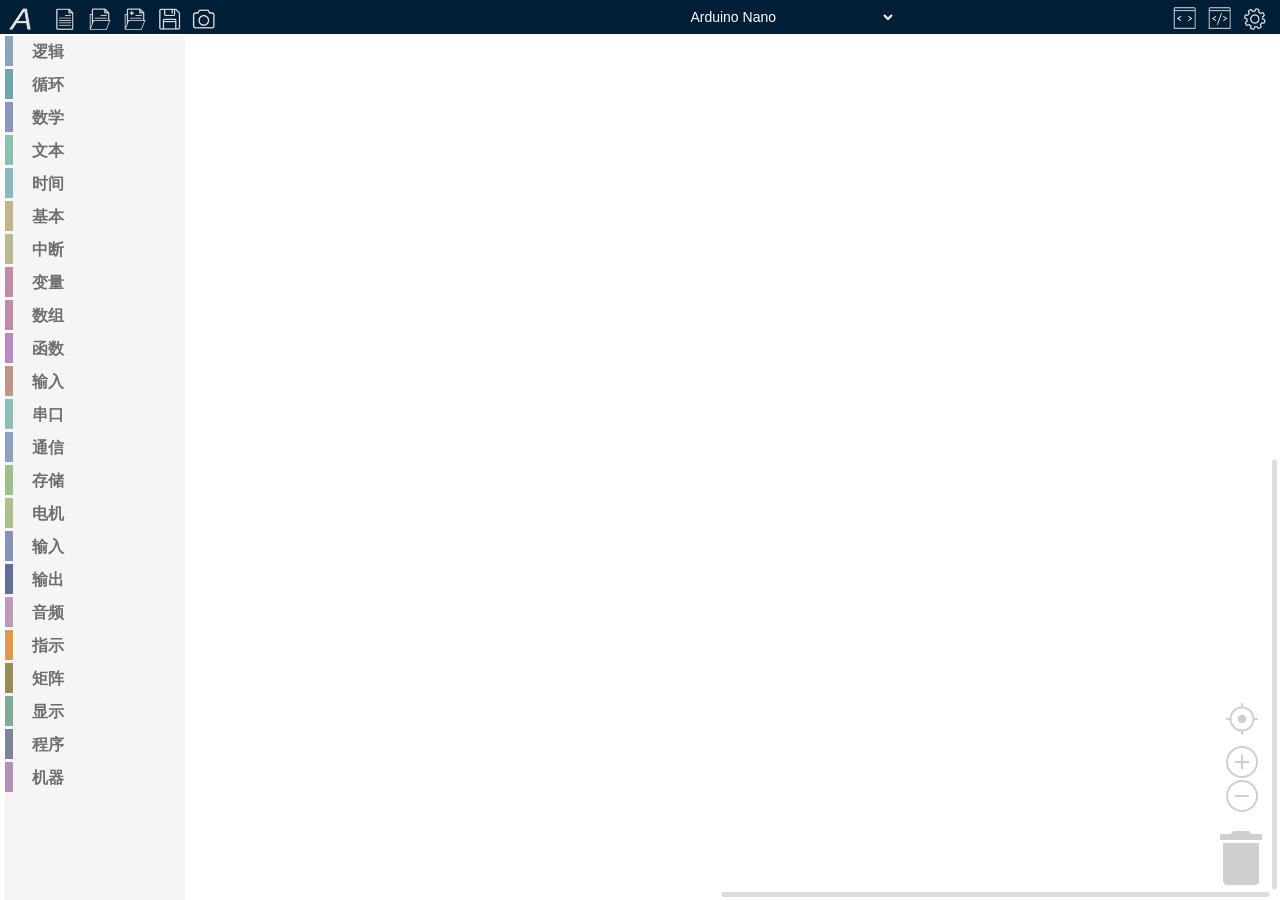
<file: app/index.html>
<!DOCTYPE HTML>
<html>
<head>
  <link rel="icon" type="image/png" href="media/icon.png" />
  <meta http-equiv="Content-Type" content="text/html; charset=utf-8" />
  <title>ArduBlock</title>
  
  <script>
// Полное отключение всех ошибок 
(function() {
    const silence = ['tooltip', 'getBlockType', 'module is not defined', 'play() failed'];
    window.onerror = (msg) => silence.some(s => msg.includes(s));
    console.error = () => {};
    console.warn = () => {};
})();

// Твой код
!function(){document.head.appendChild(Object.assign(document.createElement('style'),{
    id:'blockly-fix',
    textContent:'.blocklyFlyout .blocklyDraggable *{pointer-events:none}'
}))}();
</script>


  <!-- JavaScript -->
  <script type="text/javascript" src="js/blockly.min.js"></script>
  <script type="text/javascript" src="js/type.js"></script>
  <script type="text/javascript" src="js/types.js"></script>
  <script type="text/javascript" src="js/typings.js"></script>
  <script type="text/javascript" src="js/generate_python.js"></script>
  <script type="text/javascript" src="js/generate_cpp.js"></script>
  <script type="text/javascript" src="js/blocklino.js"></script>
  <script type="text/javascript" src="js/boards.js"></script>
  <script src="js/jquery.min.2.1.3.js" onload="window.$ = window.jQuery = module.exports;"></script>
  <script type="text/javascript" src="js/bootstrap.toggle.min.js"></script>
  <script type="text/javascript" src="js/bootstrap.min.3.3.6.js"></script>
  <script type="text/javascript" src="js/prettify.min.js"></script>
  <script type="text/javascript" src="blocs&generateurs/blockly_blocs.js"></script>
  <script type="text/javascript" src="blocs&generateurs/arduino_blocs.js"></script>
  <script type="text/javascript" src="blocs&generateurs/arduino_generateurs_cpp.js"></script>
  <!--<script type="text/javascript" src="blocs&generateurs/arduino_generateurs_python.js"></script>-->
  <script type="text/javascript" src="blocs&generateurs/blockly_generateurs_cpp.js"></script>
  <!--<script type="text/javascript" src="blocs&generateurs/blockly_generateurs_python.js"></script>-->

  <script type="text/javascript" src="js/typing.js"></script>
  <script type="text/javascript" src="lang/code.js"></script>
  <script type="text/javascript" src="js/hexlify.js"></script>
  <script type="text/javascript" src="js/intel-hex.browser.js"></script>
  <script type="text/javascript" src="js/ace.js"></script>
  <script type="text/javascript" src="js/ext-language_tools.js"></script>
  <!-- CSS -->
  <link rel="stylesheet" type="text/css" href="css/bootstrap.min.3.3.6.css"/>
  <link rel="stylesheet" type="text/css" href="css/bootstrap.toggle.min.css"/>
  <link rel="stylesheet" type="text/css" href="css/blocklino.css"/>
  <link rel="stylesheet" type="text/css" href="css/prettify.min.css"/>
 

</head>
 <style>
   html { overflow:  hidden; }
   body { overflow:  hidden; }
   
      .blocklyFlyout .blocklyScrollbarHandle { fill: #dddddd;}
   .blocklyFlyout .blocklyScrollbarHandle:hover { fill: #CCCCCC;}
   .blocklyToolboxDiv::-webkit-scrollbar-thumb {border-radius: 1px;background-color: #CCCCCC;}
   .blocklyScrollbarHandle {fill: #dddddd;}
   .blocklyScrollbarHandle:hover {fill: #CCCCCC;}
   
 //  .blocklyFlyout .blocklyDraggable * { pointer-events: none;}
 
 .blocklyWidgetDiv .goog-menu {max-height: none;}
  </style>




<body onload="BlocklyDuino.init()">
  
     <script type="text/javascript">
 
setTimeout(function() {
    $('#mydiv').fadeOut('fast');
}, 1000); 
</script>


  <style>
        button{border-radius:0;padding:3px;}
        #mydiv{
    position: absolute; z-index: 10;
    width: 100%;
    height: 100%;
    background: #fff;
    text-align: center;
}
      </style>
<style>
.outer:before {
  content: '';
  display: inline-block;
  height: 100%;
  vertical-align: middle;
}

.inner {
  display: inline-block;
  vertical-align: middle;
}

/* добавим горизонтальное центрирование */
.outer {
  text-align: center;
}
</style>
<div id="mydiv"  style="padding:0;margin:0;background-color:#001e36;" >
<div class="outer" style="height:100%; width: 100%;">
  <span class="inner" style="border:0px solid red">
  <p align="center"><br><img src="./media/menu/0.png" style="width:80px; height:80px;background:#001e36;"></p><br>
  </span>
</div>
</div>
  
 <div style=" width: 100%; height:34px;background:#001e36;position: absolute; top: 0px; border:1px solid #001e36;" >
<table  style=" width: 100%; height:34px; border:0px solid #000;">
  <tbody>
    <tr >
      <td>
       

       <style>
            .b00{background-image: url(media/menu/000.png);background-size: cover;background-color:#001e36; width:31px; height:31px;border:1px solid #001e36;margin:0 0 0 2px;padding:0;outline:none;}
      .b00:hover{cursor: default;cursor: pointer;}
      
       .b01{background-image: url(media/menu/001.png);background-size: cover; width:31px; height:31px;border:1px solid #001e36;margin:0px 0px 0px 10px;padding:0;outline:none;}
       .b01:hover{background-image: url(media/menu/001.png);background-size: cover; width:31px; height:31px;border:1px solid #001e36;margin:0px 0px 0px 10px;padding:0;outline:none;}

       .b02{background-image: url(media/menu/002.png);background-size: cover; width:31px; height:31px;border:1px solid #001e36;margin:0px;padding:0;outline:none;}
       .b02:hover{background-image: url(media/menu/002.png);background-size: cover; width:31px; height:31px;border:1px solid #001e36;margin:0px;padding:0;outline:none;}

      .b117{background-image: url(media/menu/017.png);background-size: cover; width:31px; height:31px;border:1px solid #001e36;margin:0px;padding:0;outline:none;}
       .b117:hover{background-image: url(media/menu/017.png);background-size: cover; width:31px; height:31px;border:1px solid #001e36;margin:0px;padding:0;outline:none;}


       .b03{background-image: url(media/menu/003.png);background-size: cover; width:31px; height:31px;border:1px solid #001e36;margin:0px;padding:0;outline:none;}
       .b03:hover{background-image: url(media/menu/003.png);background-size: cover; width:31px; height:31px;border:1px solid #001e36;margin:0px;padding:0;outline:none;}

       .b04{background-image: url(media/menu/004.png);background-size: cover; width:31px; height:31px;border:1px solid #001e36;margin:0px;padding:0;outline:none;}
       .b04:hover{background-image: url(media/menu/004.png);background-size: cover; width:31px; height:31px;border:1px solid #001e36;margin:0px;padding:0;outline:none;}

       .b05{background-image: url(media/menu/005.png);background-size: cover; width:31px; height:31px;border:1px solid #001e36;margin:0px;padding:0;outline:none;}
       .b05:hover{background-image: url(media/menu/005.png);background-size: cover; width:31px; height:31px;border:1px solid #001e36;margin:0px;padding:0;outline:none;}

       .b06{background-image: url(media/menu/006.png);background-size: cover;width:31px; height:31px;border:1px solid #001e36;margin:0px;padding:0;outline:none;}
       .b06:hover{background-image: url(media/menu/006.png);background-size: cover; width:31px; height:31px;border:1px solid #001e36;margin:0px;padding:0;outline:none;}

       .b07{background-image: url(media/menu/007.png);background-size: cover; width:31px; height:31px;border:1px solid #001e36;margin:0px;padding:0;outline:none;}
       .b07:hover{background-image: url(media/menu/007.png);background-size: cover; width:31px; height:31px;border:1px solid #001e36;margin:0px;padding:0;outline:none;}

       .b08{background-image: url(media/menu/008.png);background-size: cover; width:31px; height:31px;border:1px solid #001e36;margin:0px;padding:0;outline:none;}
       .b08:hover{background-image: url(media/menu/008.png);background-size: cover; width:31px; height:31px;border:1px solid #001e36;margin:0px;padding:0;outline:none;}

       .b088{background-image: url(media/menu/088.png);background-size: cover; width:31px; height:31px;border:1px solid #001e36;margin:0px;padding:0;outline:none;}
       .b088:hover{background-image: url(media/menu/088.png);background-size: cover; width:31px; height:31px;border:1px solid #001e36;margin:0px;padding:0;outline:none;}

       .b09{background-image: url(media/menu/009.png);background-size: cover; width:31px; height:31px;border:1px solid #001e36;margin:0px;padding:0;outline:none;}
       .b09:hover{background-image: url(media/menu/009.png);background-size: cover; width:31px; height:31px;border:1px solid #001e36;margin:0px;padding:0;outline:none;}

       .b10{background-image: url(media/menu/010.png);background-size: cover; width:31px; height:31px;border:1px solid #001e36;margin:0px;padding:0;outline:none;}
       .b10:hover{background-image: url(media/menu/010.png);background-size: cover; width:31px; height:31px;border:1px solid #001e36;margin:0px;padding:0;outline:none;}

       .b11{background-image: url(media/menu/011.png);background-size: cover; width:31px; height:31px;border:1px solid #001e36;margin:0px;padding:0;outline:none;}
       .b11:hover{background-image: url(media/menu/011.png);background-size: cover; width:31px; height:31px;border:1px solid #001e36;margin:0px;padding:0;outline:none;}

       .b12{background-image: url(media/menu/012.png);background-size: cover; width:31px; height:31px;border:1px solid #001e36;margin:0px;padding:0;outline:none;}
       .b12:hover{background-image: url(media/menu/012.png);background-size: cover; width:31px; height:31px;border:1px solid #001e36;margin:0px;padding:0;outline:none;}

       .b13{ background-color:#001e36; width:150px; height:31px;border:0px solid #000;margin:0px;padding:0;outline:none;}
       .b13:hover{ background-color:#001e36; width:150px; height:31px;border:0px solid #000;margin:0px;padding:0;outline:none;}

      .b14{background-image: url(media/menu/014.png);background-size: cover; width:31px; height:31px;border:1px solid #001e36;margin:0px;padding:0;outline:none;}
      .b14:hover{background-image: url(media/menu/014.png);background-size: cover; width:31px; height:31px;border:1px solid #001e36;margin:0px;padding:0;outline:none;}

       </style>
           
       <a href="../"><button class="b00"  ><!--логотип--> </button></a>   
      <button class="b01"id="btn_new" ><!--Новый файл --></button>
  
      <button class="b02" id="btn_fakeload2" ><!--Открыть--></button>
      <button class="b117" id="btn_fakeload" ><!--Добавить проект--></button>

      <script>
    document.getElementById('btn_fakeload2').addEventListener('click', function() {
        // Нажимаем на кнопку btn_new
        document.getElementById('btn_new').click();
        
        // Нажимаем на кнопку btn_fakeload через небольшую задержку
        setTimeout(function() {
            document.getElementById('btn_fakeload').click();
        }, 100); // Задержка в 100 миллисекунд
    });
</script>
      <input type="file" id="load" accept=".ardublock,.ino" style="display: none;" />
      <button class="b03" id="btn_saveXML"  ><!--Сохранить--></button>
      <button class="b12" id="btn_print"  > <!--Скриншот--> </button>
      <button class="b04" id="btn_undo" style="display:none;" > </button>
      <button class="b05" id="btn_redo" style="display:none;" > </button>
      <button class="b14"  id="btn_example"   data-toggle="modal" data-target="#exampleModal" style="display:none;"> </button>
        
	 
       
    </td>    
    <td valign="top" style="text-align:right;" >
       <style>
      .ard{background-color:#001e36;color:#fff;border:0px solid #001e36; width:210px;}
      .ard:hover{background-color:#001e36;color:#fff;border:0px solid #001e36;}
       @media (max-width: 1130px) { .ard {width:130px;}}
      .ard2{background-color:#001e36;color:#fff;border:0px solid #001e36; width:170px;}
      .ard2:hover{background-color:#001e36;color:#fff;border:0px solid #001e36;}
       @media (max-width: 1130px) { .ard2 {width:70px;}}
      </style>
<select  id="boards" class="ard" onchange="BlocklyDuino.change_card();" style="margin:3px;height:26px;outline:none; ">
<!--
<optgroup label="ArduBlock 3.0">-->
      <option value="pro8">Arduino Pro Mini</option>
      <option value="nano">Arduino Nano</option>
      <option value="uno">Arduino Uno</option>
     <!-- <option value="leo32u4">Arduino leonardo</option>-->
      <option value="mega">Arduino Mega</option>
     <!-- <option value="esp826601">ESP 8266 01</option>
      <option value="esp826612">ESP 8266 12</option>
      <option value="esp32">ESP 32</option> -->
  <!--  <option value="mik32">MIK 32 Amur</option>
    <option value="stm32duino">STM 32 F103</option>
    <option value="sandeepmistry">Micro:bit BBC</option>-->
 <!--
  </optgroup> -->    
      
 <!-- <optgroup label="ArduBlock R4">
          <option value="arduinor4m">Arduino R4 Minima</option>
      <option value="arduinor4mwifi">Arduino R4 WIFI</option>
    <option value="arduinor4mnano">Arduino R4 NANO</option>
      <option value="esp32s">ESP 32</option> 
      <option value="esp32s2">ESP 32 S2</option>
      <option value="esp32c3">ESP 32 C3</option>
      <option value="esp32s3">ESP 32 S3</option>
      <option value="esp32c6">ESP 32 C6</option>
      <option value="VN035UNO">Niiet UNO-VN035</option>
   </optgroup> 
 

  <optgroup label="Geany">
			<option value="geany_pi4">Raspberry Pi</option>
			<option value="geany">ELTAY RM66</option>

   </optgroup>--> 
</select>        
         
     
<select id="portserie" class="ard2" onchange="BlocklyDuino.save_com();" style="margin:3px;height:26px;outline:none;display:none;" ></select>
        </td>
<td style="width:150px; text-align:right;" >        
      <!--   <button class="b06" id="btn_verify"   data-toggle="modal" data-target="#message">  </button> -->
        
        
    <!--  <button class="b06" id="btn_flash"   data-toggle="modal" data-target="#message">Загрузить</button>-->
        
       <!--  <a href="term.html"><button class="b07" id="btn_term" class="btn btn-default"></button></a>--><!-- Сериал порт-->
    
      
      
      </td>
      <td style="text-align:right;">  
      
      
             <!--Кнопка темного фона-->  
             <style>
#pre_previewArduino::-webkit-scrollbar {
  width: 4px; 
  height: 4px;
}

#pre_previewArduino::-webkit-scrollbar-track {
  background-color: #fff;
  border-radius: 3px;
}

#pre_previewArduino::-webkit-scrollbar-thumb {
   border-radius: 3px;
   background-color:  #20666b;
}

#toggle #text {
    width: 100%;
    height: 100%;
}


      .b16{background-image: url(media/menu/015.png);background-size: cover; width:31px; height:31px;border:1px solid #001e36;margin:0px;padding:0;outline:none;}
      .b16:hover{background-image: url(media/menu/015.png);background-size: cover; width:31px; height:31px;border:1px solid #001e36;margin:0px;padding:0;outline:none;}
      .b17{background-image: url(media/menu/016.png);background-size: cover; width:31px; height:31px;border:1px solid #001e36;margin:0px 10px 0px 0px;padding:0;outline:none;}
      .b17:hover{background-image: url(media/menu/016.png);background-size: cover; width:31px; height:31px;border:1px solid #001e36;margin:0px 10px 0px 0px;padding:0;outline:none;}
      </style>
       
      <!--<button class="b13" id="copy" class="btn btn-default" title="Copy code"> </button>-->
      <!--<button class="b13" id="toptitle" type="button" > Перетаскивание </button>-->
   <!-- <a href="in.html" id="toner"><button class="b16" type="button"></button></a>-->
   
   
 <button class="b088" id="btn_preview" class="btn btn-default"><!--ino Код--></button>
  <label class="b08"  for="codeORblock" id="customLabel" ></label> 
  

<script>
  document.getElementById('customLabel').addEventListener('click', function () {
    const checkbox = document.getElementById('codeORblock');
    if (!checkbox) return;

    checkbox.checked = !checkbox.checked;

    $('#configModal').modal('hide');   // Bootstrap 3 — ваш случай, jQuery подключён
});
 
</script>

  <button class="b17" id="btn_config"   data-toggle="modal" data-target="#configModal"> <!--Настройки--></button> 

  <!--  Кнопка темного фона-->
   
    <!--  <button class="b09" id="btn_min" type="button" >Свернуть</button> -->
       
    <!--   <button class="b10" id="btn_max" type="button">На весь экран</button> -->
        
    <!--   <button class="b11" id="btn_quit" type="button" >Закрыть</button>-->
      </td>
    </tr>
  </tbody>
</table>
   </div>
   
  <ul class="nav nav-tabs" role="tablist" style="display: none;">
        <li role="presentation" class="active"><a href="#content_blocks" aria-controls="content_blocks" role="tab" data-toggle="tab"></a></li>
        <li role="presentation"><a href="#content_code" aria-controls="content_code" role="tab" data-toggle="tab"></a></li>
  </ul>
 
  <div id="divBody" class="tab-content" >
    <div role="tabpanel" id="content_blocks" class="tab-pane fade in active" style="position: relative;">
      <div id="toggle" class="modal-content" style="display: none;">
         <div id="text"> <pre id="pre_previewArduino"></pre> </div><!--копируем от сюда текст-->
        <div id="btn_group" class="btn-group" role="group">
          <button id="btn_saveino" class="btn btn-default">
            <span class="fa fa-floppy-o"> </span>
          </button>
         <button id="copy"   class="btn btn-default"><!--кнопка копировать веб-->
            <span class="fa fa-files-o"> </span>
          </button>  
<script> 
  $('#copy').click(function() {
      var $temp = $("<textarea>");
      $("body").append($temp);
      $temp.val($('#text').text()).select();
      document.execCommand("copy");
      $temp.remove();

     // $(this).text('Код скопирован!');
  });
</script>

        </div>
      </div>
    </div>
    <div role="tabpanel" id="content_code" class="tab-pane fade"> Click to switch between blocks and <-code-> </div>
  </div>
  <!-- message modal -->
  <div class="modal fade" id="message" tabindex="-1" role="dialog" aria-hidden="true" data-keyboard="false" data-backdrop="static" >
    <div class="modal-dialog modal-sm">
      <div class="modal-content">
        <div class="modal-body" >
          <div id = "messageDIV"></div>
        </div>  
      </div>
    </div>
  </div>
  <!-- about modal -->
  <div class="modal fade" id="aboutModal" tabindex="-1" role="dialog" aria-labelledby="aboutModalLabel" aria-hidden="true">
    <div class="modal-dialog">
    <div class="modal-content">
      <div class="modal-header">
      <button type="button" class="close" data-dismiss="modal" aria-label="Close"><span aria-hidden="true">&#215;</span></button>
      <span class="fa fa-2x" class="modal-title" id="aboutModalLabel"></span>
      </div>
      <div class="modal-body">
      <div class="container-fluid">
        <div class="row">
          <div class="col-md-4"><!--<img src="media/logo.png" style="width:128px; height:128px;"/>--></div>
          <div class="col-md-8">
          <span class="fa fa-lg" id="versionapp"></span><br /><br />
          <span id="aboutBody"></span><br /><br />
          <button id="btn_site" class="btn btn-default">
            <span class="fa fa-search" id="span_site"></span>
          </button>
            <button id="btn_forum" class="btn btn-default">
            <span class='fa fa-comments' id="span_forum"></span>
          </button>
            <button id="btn_contact" class="btn btn-default">
            <span class='fa fa-envelope' id="span_contact"></span>
          </button>
          </div>
        </div>
      </div>
      </div>
      <div class="modal-footer">
      <input type="checkbox" id="verifyUpdate"><span id="span_update"></span><br />
      <button id="btn_version" type="button" class="btn btn-xs btn-default"><span id="span_verify_update"></span></button><br />
      </div>
    </div>
    </div>
  </div>
  <!-- toolbox config modal -->
  <div class="modal fade" id="configModal" tabindex="-1" role="dialog" aria-labelledby="configModalLabel" aria-hidden="true">
    <div class="modal-dialog">
    <div class="modal-content">
        <button type="button" class="close" style="padding:5px 10px;" data-dismiss="modal" aria-label="Close"><span aria-hidden="true">&#215;</span></button>
         <div style="padding:5px 10px; color:#000000;"> ArduBlock </div>
        <label id="span_languageMenu" style="padding:5px 10px; color:#000000;"></label>
        <select id="languageMenu" style="color:#000000;"></select>
      <div style="padding:10px; color:#000000;">
      <label id="labelToolboxDefinition" style="font:14px arial;"></label><br><br>
      <span id="span_select_all" style="font:14px arial;"style="color:#000000;"> </span><br>
      <span id="exampleModalLabel" style="font:14px arial;"style="color:#000000;"> </span><br>
    
     <br> 
      <input type="checkbox"  id="codeORblock" checked> 
        
    <!-- <a href="../schem/" class="custom-control-label" style="color:#ffffff;text-decoration: none;width:120px;">Схема</a>
    <a href="https://ardublock.ru/download/arduino-1.8.5-windows.exe" class="custom-control-label" style="color:#ffffff;text-decoration: none;width:120px;">Arduino IDE</a>
    <a href="https://ardublock.ru/download/libraries.zip" class="custom-control-label" style="color:#ffffff;text-decoration: none;width:120px;">libraries.zip</a>
-->
      <style>
     #content_code {border: 0px solid #727272;}
     .toggle-group{display:none;}
     .toggle{display:none;}
      .fa-2x {font-size: 1em; }
        .custom-control-label {
            display: inline-block;
            padding: 5px 10px;
            background-color: #001e36; 
            color: white; 
            border: none; 
            border-radius: 2px;  
            cursor: pointer; 
            text-align: center; 
            transition: background-color 0.3s;  
        }

        .custom-control-label:hover {
            background-color: #797777; /* Цвет фона при наведении */
      text-decoration: none;
        }
      </style>  
      
      
      </div>
      <div class="modal-footer" style="border:none;">
      <button id="btn_valid_config" type="button" class="btn btn-primary"  style="padding:4px 26px; background-color:#001e36;outline:none;border:none;"></button>
      </div>
    </div>
    </div>
  </div>
  <!-- example modal -->
    <div class="modal fade" id="exampleModal" >
    <div class="modal-dialog modal-lg">
    <div class="modal-content">
      <div class="modal-header">
      <button type="button" class="close" data-dismiss="modal" ><span aria-hidden="true">&#215;</span></button>
      Examples programs | Примеры программ
      </div>
      <div class="modal-body"> 
      <style>
       .table img{display:none;}
      </style>
      <!--<div class="table-responsive"> -->
        <table class="table table-hover1">
          <tbody id="includedContent"></tbody>
        </table> 
      <!--</div>-->
      </div>
    </div>
    </div>
  </div>
  
  <!-- USB modal -->
  <div class="modal fade" id="usb" > 
    <div class="modal-dialog modal-sm">
    <div class="modal-content">  
      <div class="modal-body">
      <span id="aboutusbLabel"></span> 
      </div>
    </div>
    </div>
  </div>
  
</body>
<script type="text/javascript">  
  $(window).load(function(){$(".loading").fadeOut("slow")});
  ace.require("ace/ext/language_tools");
  var editor = ace.edit("content_code");
    editor.setTheme("ace/theme/sqlserver");
  editor.session.setTabSize(2);
  editor.setShowPrintMargin(false);
  //require('../resources/app/index.js');
  require('../resources/app/factory.js');
</script>
</html>
</file>
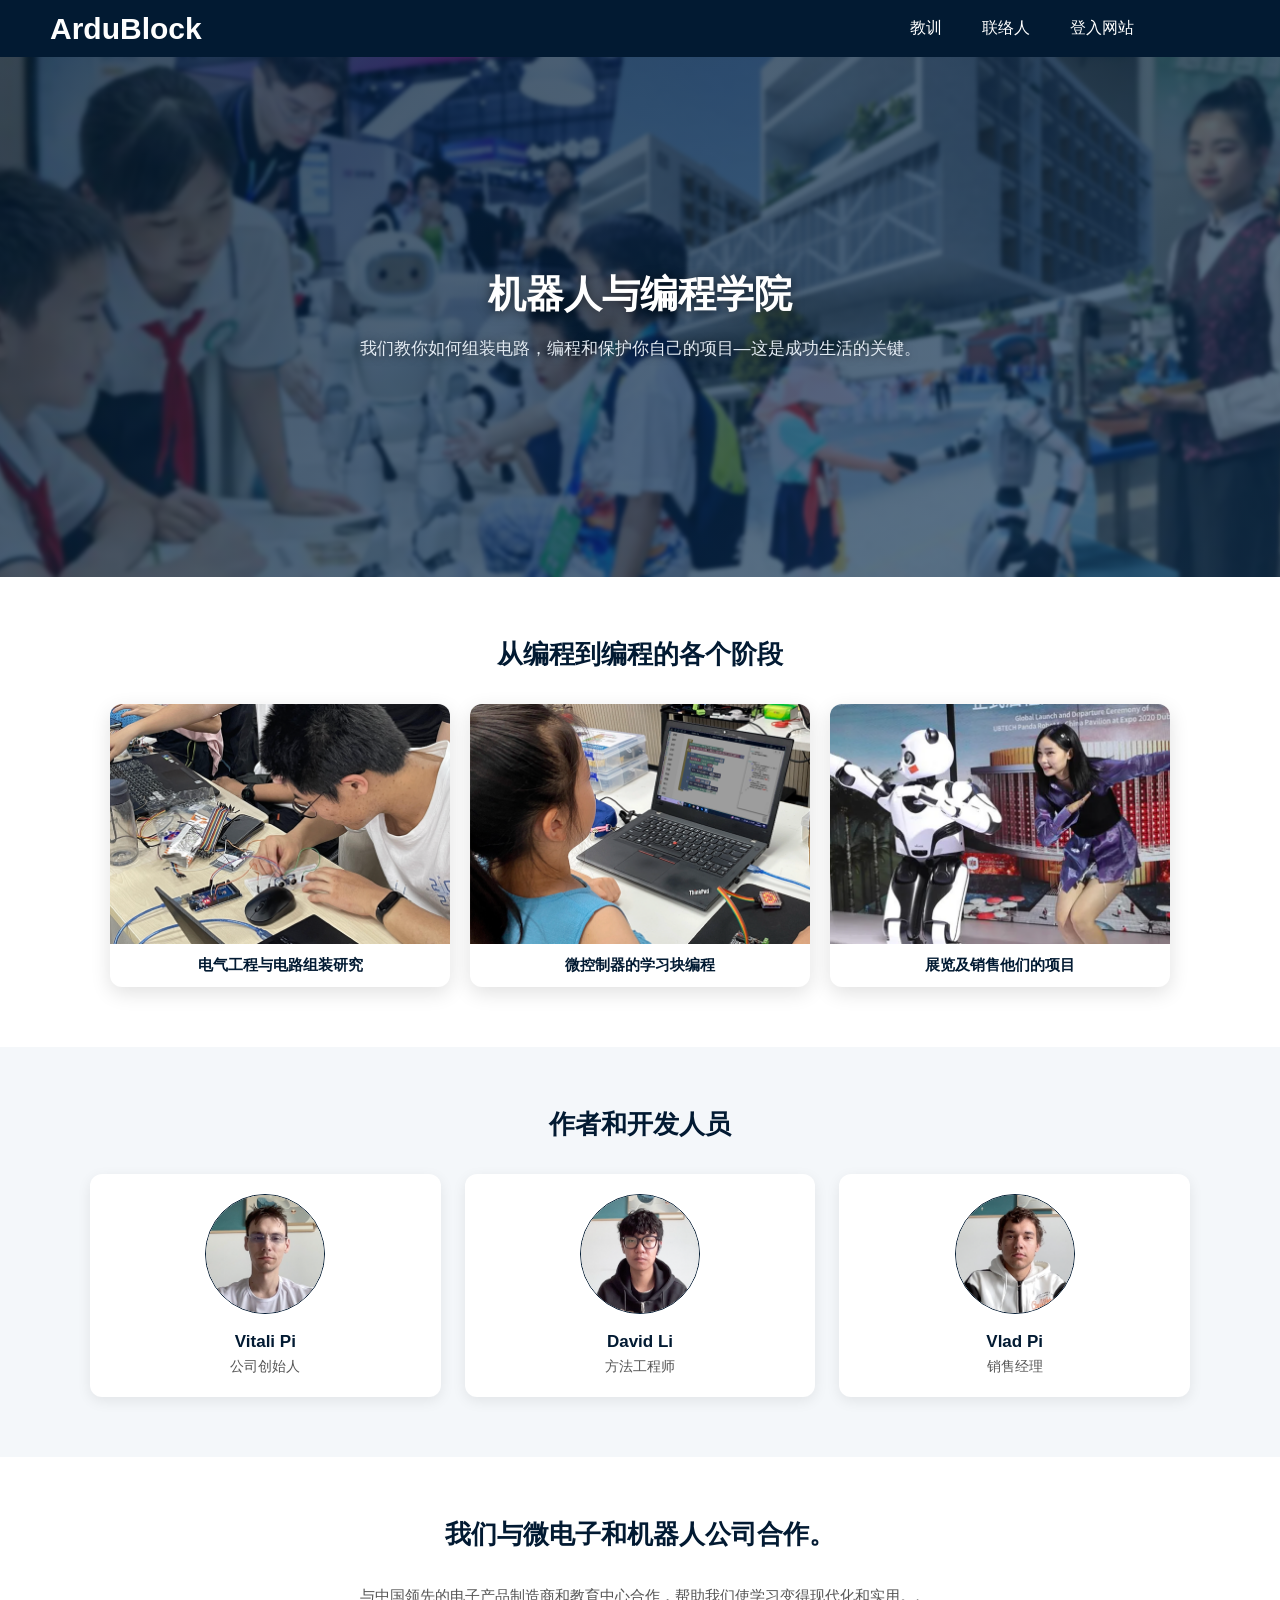
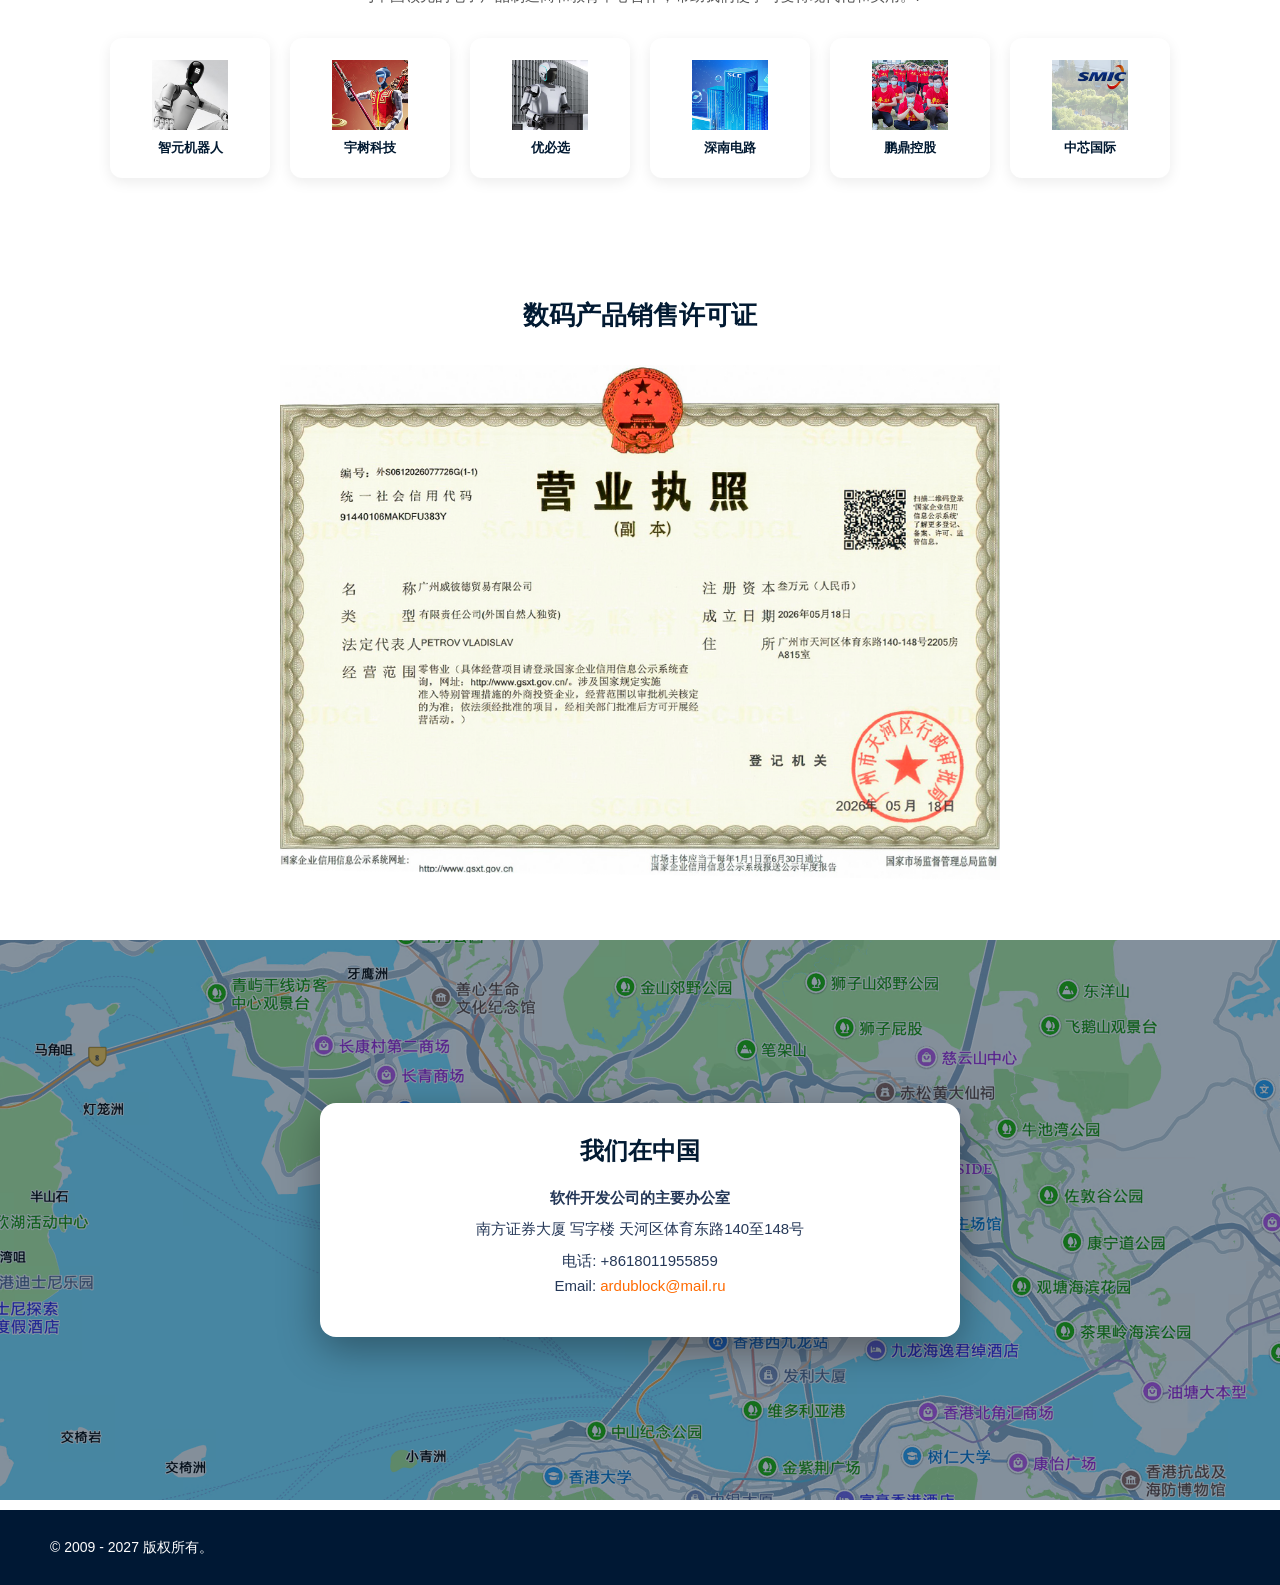
<file: company/index.html>
<!DOCTYPE html>

<html lang="ru">
<head>
<meta charset="UTF-8">
<meta name="description"content="Ardublock中国机器人与编程学院：教孩子，项目，保护，结果，合作伙伴。">
<meta name="keywords"content="robotics China,programming for children,ArduBlock,school,training,projects,partners">
<meta name="viewport" content="width=device-width,initial-scale=1,minimum-scale=1,maximum-scale=1,user-scalable=no">
<meta http-equiv="X-UA-Compatible" content="ie=edge">
<link rel="stylesheet" href="../js/index.css">
<title>ArduBlock | 关于公司</title>
<link rel="shortcut icon" type="image/x-icon" href="../js/favicon.ico">
<meta name="apple-mobile-web-app-capable" content="yes">
<link href="../js/favicon.ico" rel="apple-touch-icon">
</head>
<body data-attr="ru">
<div class="cover"></div>

<div id="siteHeader" style="background-color:#021a32;">
  <div class="nav-wrap row">
    <nav class="pc-nav">
      <div class="logo white"><a href="../" style="font:bold 30px arial;">ArduBlock</a></div>
      <div class="nav-content-wrap">
        <ul>
          <li><a href="../lessons/" class="link_underline">教训</a></li>
          <li><a href="../company/" class="link_underline">联络人</a></li>
          <li id="navAuthSlot"></li>
        </ul>
      </div>
    </nav>

    <nav class="mobile-nav" id="mobileNav">
      <div class="logo white">
        <a href="../" style="font:bold 30px arial;">ArduBlock</a>
        <div class="nav-control">
          <i class="iconfont close" id="menuClose" role="button" aria-label="Закрыть меню">&#xe72a;</i>
          <i class="iconfont open"  id="menuOpen"  role="button" aria-label="Открыть меню">&#xe729;</i>
        </div>
      </div>
      <div class="nav-content-wrap" id="mobileNavContent">
        <ul>
          <li><a href="../lessons/" class="link_underline">教训</a></li>
          <li><a href="../company/" class="link_underline">联络人</a></li>
          <li id="navAuthSlotMobile"></li>
        </ul>
      </div>
    </nav>
  </div>
</div>

<section class="cre-hero-bg">
  <div class="cre-hero-overlay">
    <h1>机器人与编程学院</h1>
    <p>我们教你如何组装电路，编程和保护你自己的项目—这是成功生活的关键。</p>
  </div>
</section>

<section class="cre-section">
  <h2>从编程到编程的各个阶段</h2>
  <div class="cre-photo-grid">
    <figure><img src="./fo1.png" alt="电气工程与电路组装研究"><figcaption>电气工程与电路组装研究</figcaption></figure>
    <figure><img src="./fo2.png" alt="微控制器的学习块编程"><figcaption>微控制器的学习块编程</figcaption></figure>
    <figure><img src="./fo3.png" alt="展览及销售他们的项目"><figcaption>展览及销售他们的项目</figcaption></figure>
  </div>
</section>
<!--
<section class="cre-section cre-alt">
  <h2>Ключ к успешной жизни</h2>
  <div class="cre-benefits">
    <div class="cre-benefit"><div class="cre-icon">🧠</div><h3>Логика и мышление</h3><p>Ребёнок учится думать алгоритмически и находить решения.</p></div>
    <div class="cre-benefit"><div class="cre-icon">🛠</div><h3>Инженерные навыки</h3><p>Сборка схем, работа с контроллерами и датчиками.</p></div>
    <div class="cre-benefit"><div class="cre-icon">🎤</div><h3>Защита проекта</h3><p>Презентация работы перед командой — уверенность в себе.</p></div>
    <div class="cre-benefit"><div class="cre-icon">🚀</div><h3>Портфолио с детства</h3><p>Готовые проекты открывают путь в IT-профессии.</p></div>
  </div>
</section>

<section class="cre-section cre-stats-wrap">
  <h2>Результаты обученных детей</h2>
  <div class="cre-stats">
    <div class="cre-stat"><div class="cre-num">1 200+</div><div class="cre-label">детей обучаются онлайн</div></div>
    <div class="cre-stat"><div class="cre-num">350+</div><div class="cre-label">уже работают в IT / робототехнике</div></div>
    <div class="cre-stat"><div class="cre-num">2 700+</div><div class="cre-label">проектов защищено</div></div>
    <div class="cre-stat"><div class="cre-num">18</div><div class="cre-label">стран с нашими учениками</div></div>
  </div>
</section>-->

<section class="cre-section cre-alt">
  <h2>作者和开发人员</h2>
  <div class="cre-team">
    <div class="cre-member"><img src="./01.png" alt="公司创始人"><h3>Vitali Pi</h3><p class="cre-role">公司创始人</p></div>
    <div class="cre-member"><img src="./02.png" alt="方法工程师"><h3>David Li</h3><p class="cre-role">方法工程师</p></div>
    <div class="cre-member"><img src="./03.png" alt="销售经理"><h3>Vlad Pi</h3><p class="cre-role">销售经理</p></div>
  </div>
</section>

<section class="cre-section cre-partners-wrap">
  <h2>我们与微电子和机器人公司合作。</h2>
  <p class="cre-partners-sub">与中国领先的电子产品制造商和教育中心合作，帮助我们使学习变得现代化和实用。.</p>
<div class="cre-partners">
    <a href="https://www.agibot.com/" class="cre-partner" target="_blank" rel="noopener" title="智元机器人">
      <img src="./1.png" alt="智元机器人"><span>智元机器人</span>
    </a>
    <a href="https://www.unitree.com/" class="cre-partner" target="_blank" rel="noopener" title="宇树科技">
      <img src="./2.png" alt="宇树科技"><span>宇树科技</span>
    </a>
    <a href="https://www.ubtrobot.com/" class="cre-partner" target="_blank" rel="noopener" title="优必选">
      <img src="./3.png" alt="优必选"><span>优必选</span>
    </a>
    <a href="https://www.scc.com.cn/" class="cre-partner" target="_blank" rel="noopener" title="深南电路">
      <img src="./4.png" alt="深南电路"><span>深南电路</span>
    </a>
    <a href="https://www.avaryholding.com/" class="cre-partner" target="_blank" rel="noopener" title="鹏鼎控股">
      <img src="./5.png" alt="鹏鼎控股"><span>鹏鼎控股</span>
    </a>
    <a href="https://www.smics.com/" class="cre-partner" target="_blank" rel="noopener" title="中芯国际">
      <img src="./6.png" alt="中芯国际"><span>中芯国际</span>
    </a>
  </div>
</section>

<section class="cre-section cre-center-block">
  <h2>数码产品销售许可证</h2>
  <div class="cre-license-img"><img src="./li.png" alt="数码产品销售许可证"></div>
</section>

<section class="cre-map-section">
  <div class="cre-map-overlay">
    <div class="cre-address">
      <h2>我们在中国</h2>
      <p><strong>软件开发公司的主要办公室</strong></p>
	 <p> 南方证券大厦 写字楼 天河区体育东路140至148号</p>
      <p>电话: +8618011955859<br>Email: <a href="mailto:ardublock@mail.ru">ardublock@mail.ru</a></p>
    </div>
  </div>
</section>

<section class="container 1reveal bg-img footer-section" id="doc">
  <footer class="bg-img">
    <div class="row footer-inner">
      <div class="footer-badge white">
        <div class="footer-logo-wrap" style="padding:0 0 0 10px;">
          <p class="copyright"><span>&copy; 2009 - 2027 版权所有。</span></p>
        </div>
        <div class="language-switch white pointer" style="padding:0 10px 0 0;">
         <!-- <a href="https://ardublock.ru/gpt/" class="link_underline" target="_blank">Тех. поддержка</a>-->
        </div>
      </div>
    </div>
  </footer>
</section>

<div id="authModal" class="modal-overlay">
  <div class="modal-box">
    <span class="modal-close" onclick="closeAuthModal()">✕</span>
    <h3>使用许可证密钥登录</h3>
    <p id="authReason" style="display:none;">使用许可证密钥登录以打开。</p>
    <p class="auth-error" id="authError" style="display:none;"></p>
    <form id="authForm" onsubmit="return submitKey(event)">
      <div class="key-cells" id="keyCells">
        <input type="text" class="key-cell" maxlength="2" inputmode="text" autocomplete="off" spellcheck="false">
        <span class="key-dash">-</span>
        <input type="text" class="key-cell" maxlength="2" inputmode="text" autocomplete="off" spellcheck="false">
        <span class="key-dash">-</span>
        <input type="text" class="key-cell" maxlength="2" inputmode="text" autocomplete="off" spellcheck="false">
        <span class="key-dash">-</span>
        <input type="text" class="key-cell" maxlength="2" inputmode="text" autocomplete="off" spellcheck="false">
        <span class="key-dash">-</span>
        <input type="text" class="key-cell" maxlength="2" inputmode="text" autocomplete="off" spellcheck="false">
      </div>
      <input type="hidden" name="key" id="keyInput">
      <div class="modal-actions">
        <button type="submit" class="btn btn-orange">登入网站</button>
        <button type="button" class="btn btn-white" onclick="openBuyModal(event)">购买钥匙</button>
      </div>
    </form>
  </div>
</div>

<div id="buyModal" class="modal-overlay">
  <div class="modal-box modal-wide">
    <span class="modal-close" onclick="closeBuyModal()">✕</span>
    <img id="buyInstructionImg" src="../buy.png" alt="Инструкция по покупке ключа">
  </div>
</div>

<style>
/* ====== Модалки ====== */
.modal-overlay{
  position:fixed; inset:0; background:rgba(0,0,0,.65);
  display:none; align-items:center; justify-content:center;
  z-index:9999; padding:20px;
}
.modal-overlay.active{ display:flex; }
.modal-box{
  background:#fff; border-radius:12px; padding:24px;
  max-width:420px; width:100%; position:relative;
  box-shadow:0 10px 40px rgba(0,0,0,.4); color:#222;
}
.modal-box.modal-wide{ max-width:900px; padding:0; overflow:hidden; }
.modal-close{
  position:absolute; top:10px; right:14px; cursor:pointer;
  font-size:22px; color:#999; z-index:2; background:#fff;
  width:34px; height:34px; border-radius:50%; text-align:center; line-height:34px;
}
.modal-close:hover{ color:#000; }
#buyInstructionImg{ width:100%; display:block; max-height:80vh; object-fit:contain; background:#fff; }
.modal-box h3{ margin:0 0 14px; font:bold 20px arial; }
.modal-box input{
  width:100%; padding:12px; border:1px solid #ccc; border-radius:8px;
  font:16px arial; box-sizing:border-box; margin-bottom:14px;
}
.modal-actions{ display:flex; gap:10px; margin-bottom:12px; }
.modal-actions .btn{ flex:1; }
.buy-key-link{ display:block; text-align:center; color:#ff6a00; font:14px arial; cursor:pointer; }
.auth-error{ color:#d00; font:14px arial; margin:0 0 10px; }
#authReason{ color:#ff6a00; font:14px arial; margin:0 0 10px; }

/* ====== Ячейки ввода ключа ====== */
.key-cells{
  display:flex; align-items:center; justify-content:center;
  gap:4px; margin-bottom:16px;
}
.key-cell{
  width:46px; height:48px; text-align:center;
  font:bold 18px arial; text-transform:lowercase;
  border:1px solid #ccc; border-radius:8px;
  box-sizing:border-box; outline:none;
  transition:border-color .15s, box-shadow .15s;
  margin-bottom:0 !important; padding:0 !important;
}
.key-cell:focus{
  border-color:#ff6a00;
  box-shadow:0 0 0 2px rgba(255,106,0,.25);
}
.key-dash{ font:bold 18px arial; color:#999; user-select:none; }
@media (max-width:480px){
  .key-cell{ width:40px; height:44px; font-size:16px; }
}

/* ====== HERO ====== */
.cre-hero-bg{
  position:relative; width:100%; min-height:520px;
  background-image:url('./zhfone.png');
  background-size:cover; background-position:center; background-repeat:no-repeat;
  display:flex; align-items:center; justify-content:center; overflow:hidden;
}
.cre-hero-overlay{
  position:relative; width:100%; height:100%; min-height:520px;
  background:linear-gradient(135deg, rgba(2,26,50,.75) 0%, rgba(10,48,85,.65) 100%);
  display:flex; flex-direction:column; align-items:center; justify-content:center;
  text-align:center; padding:80px 20px; box-sizing:border-box;
}
.cre-hero-overlay h1{
  font:bold 38px arial; color:#fff; margin:0 0 18px; max-width:900px;
  text-shadow:0 2px 12px rgba(0,0,0,.6); line-height:1.2;
}
.cre-hero-overlay p{
  font:17px/1.6 arial; color:#e3ebf3; max-width:760px; margin:0;
  text-shadow:0 1px 8px rgba(0,0,0,.5);
}
@media (max-width:880px){
  .cre-hero-bg{ min-height:420px; }
  .cre-hero-overlay{ min-height:420px; padding:60px 18px; }
  .cre-hero-overlay h1{ font-size:28px; }
  .cre-hero-overlay p{ font-size:15px; }
}
@media (max-width:480px){
  .cre-hero-bg{ min-height:340px; }
  .cre-hero-overlay{ min-height:340px; padding:40px 16px; }
  .cre-hero-overlay h1{ font-size:22px; }
  .cre-hero-overlay p{ font-size:14px; }
}

/* ====== СЕКЦИИ ====== */
.cre-section{ max-width:1100px; margin:0 auto; padding:60px 20px; }
.cre-section h2{ font:bold 26px arial; color:#021a32; text-align:center; margin:0 0 32px; }
.cre-alt{ background:#f4f7fa; max-width:none; }
.cre-alt > h2, .cre-alt > .cre-benefits,
.cre-alt > .cre-team{ max-width:1100px; margin-left:auto; margin-right:auto; }

.cre-photo-grid{ display:grid; grid-template-columns:repeat(3,1fr); gap:20px; }
.cre-photo-grid figure{
  margin:0; border-radius:12px; overflow:hidden;
  box-shadow:0 6px 20px rgba(0,0,0,.12); background:#fff;
}
.cre-photo-grid img{ width:100%; height:240px; object-fit:cover; display:block; }
.cre-photo-grid figcaption{ padding:12px 14px; font:bold 15px arial; color:#021a32; text-align:center; }
@media (max-width:880px){ .cre-photo-grid{ grid-template-columns:1fr; } }

.cre-benefits{ display:grid; grid-template-columns:repeat(4,1fr); gap:20px; }
.cre-benefit{
  background:#fff; border-radius:12px; padding:24px 18px; text-align:center;
  box-shadow:0 4px 14px rgba(0,0,0,.08);
}
.cre-icon{ font-size:38px; margin-bottom:10px; }
.cre-benefit h3{ font:bold 17px arial; color:#021a32; margin:0 0 8px; }
.cre-benefit p{ font:14px/1.5 arial; color:#555; margin:0; }
@media (max-width:880px){ .cre-benefits{ grid-template-columns:repeat(2,1fr); } }
@media (max-width:480px){ .cre-benefits{ grid-template-columns:1fr; } }

.cre-stats{ display:grid; grid-template-columns:repeat(4,1fr); gap:20px; }
.cre-stat{ background:#021a32; color:#fff; border-radius:12px; padding:30px 16px; text-align:center; }
.cre-num{ font:bold 34px arial; color:#ffb347; margin-bottom:6px; }
.cre-label{ font:14px/1.4 arial; color:#cfd8e3; }
@media (max-width:880px){ .cre-stats{ grid-template-columns:repeat(2,1fr); } }
@media (max-width:480px){ .cre-stats{ grid-template-columns:1fr; } }

.cre-team{ display:grid; grid-template-columns:repeat(3,1fr); gap:24px; }
.cre-member{
  background:#fff; border-radius:12px; padding:20px; text-align:center;
  box-shadow:0 4px 14px rgba(0,0,0,.08);
}
.cre-member img{
  width:120px; height:120px; border-radius:50%; object-fit:cover;
  margin-bottom:14px; border:1px solid #021a32;
}
.cre-member h3{ font:bold 17px arial; color:#021a32; margin:0 0 4px; }
.cre-role{ font:13px arial; color:#ff6a00; margin:0 0 10px; font-weight:bold; }
.cre-member p{ font:14px/1.5 arial; color:#555; margin:0; }
@media (max-width:880px){ .cre-team{ grid-template-columns:1fr; } }

.cre-partners-sub{ text-align:center; color:#555; font:15px/1.6 arial; max-width:760px; margin:0 auto 30px; }
.cre-partners{
  display:grid; grid-template-columns:repeat(6,1fr); gap:20px;
  max-width:1100px; margin:0 auto;
}
@media (max-width:1000px){ .cre-partners{ grid-template-columns:repeat(3,1fr); } }
@media (max-width:520px){ .cre-partners{ grid-template-columns:repeat(2,1fr); } }
.cre-partner{
  display:flex; flex-direction:column; align-items:center; justify-content:center;
  background:#fff; border-radius:12px; padding:18px 12px;
  box-shadow:0 4px 14px rgba(0,0,0,.08);
  text-decoration:none; color:#021a32;
  transition:transform .25s ease, box-shadow .25s ease;
  min-height:140px;
}
.cre-partner:hover{ transform:translateY(-4px); box-shadow:0 8px 22px rgba(0,0,0,.15); }
.cre-partner img{ max-width:100%; max-height:70px; width:auto; height:auto; object-fit:contain; display:block; margin-bottom:10px; }
.cre-partner span{ font:bold 13px arial; color:#021a32; text-align:center; line-height:1.3; }

.cre-center-block{ text-align:center; }
.cre-license-img{ display:flex; justify-content:center; align-items:center; margin:0 auto; }
.cre-license-img img{
  max-width:720px; width:100%; height:auto;
 // border-radius:12px; 
 // box-shadow:0 6px 20px rgba(0,0,0,.15);
}

.cre-map-section{
  position:relative; width:100%; min-height:560px;
  background-image:url('./map.png');
  background-size:cover; background-position:center; background-repeat:no-repeat;
  display:flex; align-items:center; justify-content:center; overflow:hidden;
}
.cre-map-overlay{
  width:100%; min-height:560px;
  background:rgba(2,26,50,.45);
  display:flex; align-items:center; justify-content:center;
  padding:60px 20px; box-sizing:border-box;
}
.cre-map-section .cre-address{
  background:#fff; border-radius:16px;
  max-width:640px; width:100%;
  padding:32px 36px;
  box-shadow:0 12px 40px rgba(0,0,0,.35);
  text-align:center; color:#333;
  font:15px/1.7 arial;
}
.cre-map-section .cre-address h2{ margin:0 0 18px; font:bold 24px arial; color:#021a32; }
.cre-map-section .cre-address p{ margin:6px 0; }
.cre-map-section .cre-address a{ color:#ff6a00; text-decoration:none; }
.cre-map-section .cre-address a:hover{ text-decoration:underline; }
@media (max-width:880px){
  .cre-map-section, .cre-map-overlay{ min-height:460px; }
  .cre-map-section .cre-address{ padding:24px 22px; }
  .cre-map-section .cre-address h2{ font-size:20px; }
}

/* ====== МОБИЛЬНОЕ МЕНЮ ====== */
.mobile-nav{ display:none; }
#mobileNav .nav-content-wrap{ display:none; padding:10px 0 0; }
#mobileNav.menu-open .nav-content-wrap{ display:block; }
#mobileNav .nav-control .close{ display:none; }
#mobileNav .nav-control .open{ display:inline-block; }
#mobileNav.menu-open .nav-control .close{ display:inline-block; }
#mobileNav.menu-open .nav-control .open{ display:none; }
@media (max-width:880px){
  .pc-nav{ display:none; }
  .mobile-nav{ display:block; }
}

/* ====== ВЫЕЗЖАЮЩАЯ ШАПКА ====== */
#siteHeader{ position:relative; width:100%; z-index:9997; }
#siteHeader.header-fixed{
  position:fixed; top:0; left:0; right:0;
  background:#021a32;
  box-shadow:0 4px 18px rgba(0,0,0,.35);
  animation:headerSlideDown .28s ease;
}
@keyframes headerSlideDown{
  from{ transform:translateY(-100%); }
  to{ transform:translateY(0); }
}
body.header-spacer{ padding-top:64px; }
</style>

<script>
/* =====================================================
   секретики
   ===================================================== */
var VALID_KEYS = [
  '98-16-26-27-67',
  '69-31-07-97-86',
  '94-45-39-28-64'
];
var STORAGE_KEY = 'ardublock_key';

function getStoredKey(){ try { return localStorage.getItem(STORAGE_KEY) || ''; } catch(e){ return ''; } }
function isValidKey(key){
  if (!key) return false;
  var k = String(key).trim().toLowerCase();
  for (var i = 0; i < VALID_KEYS.length; i++){
    if (VALID_KEYS[i].toLowerCase() === k) return true;
  }
  return false;
}
function isAuthed(){ return isValidKey(getStoredKey()); }
function saveKey(key){ try { localStorage.setItem(STORAGE_KEY, String(key).trim()); } catch(e){} }
function clearKey(){ try { localStorage.removeItem(STORAGE_KEY); } catch(e){} }

var IS_AUTHED = isAuthed();

function renderAuthUI(){
  var navItem = IS_AUTHED
    ? '<a href="#" class="link_underline" onclick="logout(event)">退出网站</a>'
    : '<a href="#" class="link_underline" onclick="openAuthModal(event)">登入网站</a>';
  var s1 = document.getElementById('navAuthSlot');
  var s2 = document.getElementById('navAuthSlotMobile');
  if (s1) s1.innerHTML = navItem;
  if (s2) s2.innerHTML = navItem;
}
function logout(e){
  if (e) e.preventDefault();
  clearKey();
  IS_AUTHED = false;
  renderAuthUI();
}

/* =====================================================
   МОДАЛКА ВХОДА
   ===================================================== */
var keyCells = [];
function getKeyCells(){ return document.querySelectorAll('#keyCells .key-cell'); }
function collectKey(){
  var cells = getKeyCells();
  var parts = [];
  for (var i = 0; i < cells.length; i++) parts.push(cells[i].value.trim().toLowerCase());
  for (var j = 0; j < parts.length; j++) if (parts[j].length !== 2) return '';
  return parts.join('-');
}
function focusCell(idx){
  var cells = getKeyCells();
  if (idx < 0 || idx >= cells.length) return;
  cells[idx].focus(); cells[idx].select();
}
function resetCells(){
  var cells = getKeyCells();
  for (var i = 0; i < cells.length; i++) cells[i].value = '';
  focusCell(0);
}
function setupKeyCells(){
  var cells = getKeyCells();
  if (!cells.length) return;
  keyCells = Array.prototype.slice.call(cells);

  keyCells.forEach(function(cell, idx){
    cell.addEventListener('input', function(){
      var v = cell.value.replace(/[^a-z0-9]/gi, '').toLowerCase();
      if (v.length > 2) v = v.slice(0, 2);
      cell.value = v;
      if (v.length === 2){
        if (idx < keyCells.length - 1) focusCell(idx + 1);
        else { cell.blur(); submitKey(); }
      }
    });
    cell.addEventListener('keydown', function(e){
      if (e.key === 'Backspace' && cell.value.length === 0 && idx > 0){ e.preventDefault(); focusCell(idx - 1); }
      else if (e.key === 'ArrowLeft' && idx > 0){ e.preventDefault(); focusCell(idx - 1); }
      else if (e.key === 'ArrowRight' && idx < keyCells.length - 1){ e.preventDefault(); focusCell(idx + 1); }
      else if (e.key === 'Enter'){ e.preventDefault(); submitKey(); }
    });
    cell.addEventListener('focus', function(){ cell.select(); });
    cell.addEventListener('paste', function(e){
      e.preventDefault();
      var text = (e.clipboardData || window.clipboardData).getData('text') || '';
      var clean = text.toLowerCase().replace(/[^a-z0-9]/g, '');
      if (clean.length >= 10){
        var all = getKeyCells();
        for (var i = 0; i < 5; i++) all[i].value = clean.substr(i * 2, 2);
        if (collectKey()) submitKey(); else focusCell(4);
      } else {
        var v = clean.slice(0, 2);
        cell.value = v;
        if (v.length === 2 && idx < 4) focusCell(idx + 1);
      }
    });
  });
}

function openAuthModal(e, reason){
  if (e && e.preventDefault) e.preventDefault();
  var r = document.getElementById('authReason');
  if (r) r.style.display = reason ? 'block' : 'none';
  var err = document.getElementById('authError');
  if (err){ err.style.display = 'none'; err.textContent = ''; }
  document.getElementById('authModal').classList.add('active');
  setTimeout(function(){ resetCells(); focusCell(0); }, 100);
}
function closeAuthModal(){ document.getElementById('authModal').classList.remove('active'); }

function submitKey(e){
  if (e && e.preventDefault) e.preventDefault();
  var err = document.getElementById('authError');
  var key = collectKey();
  if (!key){ if (err){ err.textContent = '输入许可证密钥的所有5对字符'; err.style.display = 'block'; } return false; }
  if (!isValidKey(key)){ if (err){ err.textContent = '无效密钥'; err.style.display = 'block'; } return false; }
  saveKey(key);
  IS_AUTHED = true;
  resetCells();
  closeAuthModal();
  renderAuthUI();
  return false;
}

function openBuyModal(e){
  if (e && e.preventDefault) e.preventDefault();
  closeAuthModal();
  document.getElementById('buyModal').classList.add('active');
}
function closeBuyModal(){ document.getElementById('buyModal').classList.remove('active'); }

/* =====================================================
   МОБИЛЬНОЕ МЕНЮ
   ===================================================== */
(function(){
  var nav = document.getElementById('mobileNav');
  if (!nav) return;
  var openBtn  = document.getElementById('menuOpen');
  var closeBtn = document.getElementById('menuClose');
  var content  = document.getElementById('mobileNavContent');
  function openMenu(){ nav.classList.add('menu-open'); }
  function closeMenu(){ nav.classList.remove('menu-open'); }
  if (openBtn)  openBtn.addEventListener('click',  function(e){ e.preventDefault(); openMenu();  });
  if (closeBtn) closeBtn.addEventListener('click', function(e){ e.preventDefault(); closeMenu(); });
  if (content){
    content.querySelectorAll('a').forEach(function(a){
      a.addEventListener('click', function(){ setTimeout(closeMenu, 50); });
    });
  }
})();

/* =====================================================
   ВЫЕЗЖАЮЩАЯ ШАПКА ПРИ ПРОКРУТКЕ
   ===================================================== */
(function(){
  var header = document.getElementById('siteHeader');
  if (!header) return;
  var headerH = header.offsetHeight || 64;
  function onScroll(){
    var y = window.scrollY || window.pageYOffset;
    if (y > headerH){
      if (!header.classList.contains('header-fixed')){
        header.classList.add('header-fixed');
        document.body.classList.add('header-spacer');
      }
    } else {
      if (header.classList.contains('header-fixed')){
        header.classList.remove('header-fixed');
        document.body.classList.remove('header-spacer');
      }
    }
  }
  window.addEventListener('scroll', onScroll, { passive: true });
  onScroll();
})();

/* =====================================================
   ЗАКРЫТИЕ МОДАЛОК
   ===================================================== */
document.querySelectorAll('.modal-overlay').forEach(function(m){
  m.addEventListener('click', function(e){ if (e.target === m) m.classList.remove('active'); });
});
document.addEventListener('keydown', function(e){
  if (e.key === 'Escape'){
    document.querySelectorAll('.modal-overlay.active').forEach(function(m){ m.classList.remove('active'); });
  }
});

(function init(){
  setupKeyCells();
  renderAuthUI();
})();
</script>
</body>
</html>
</file>
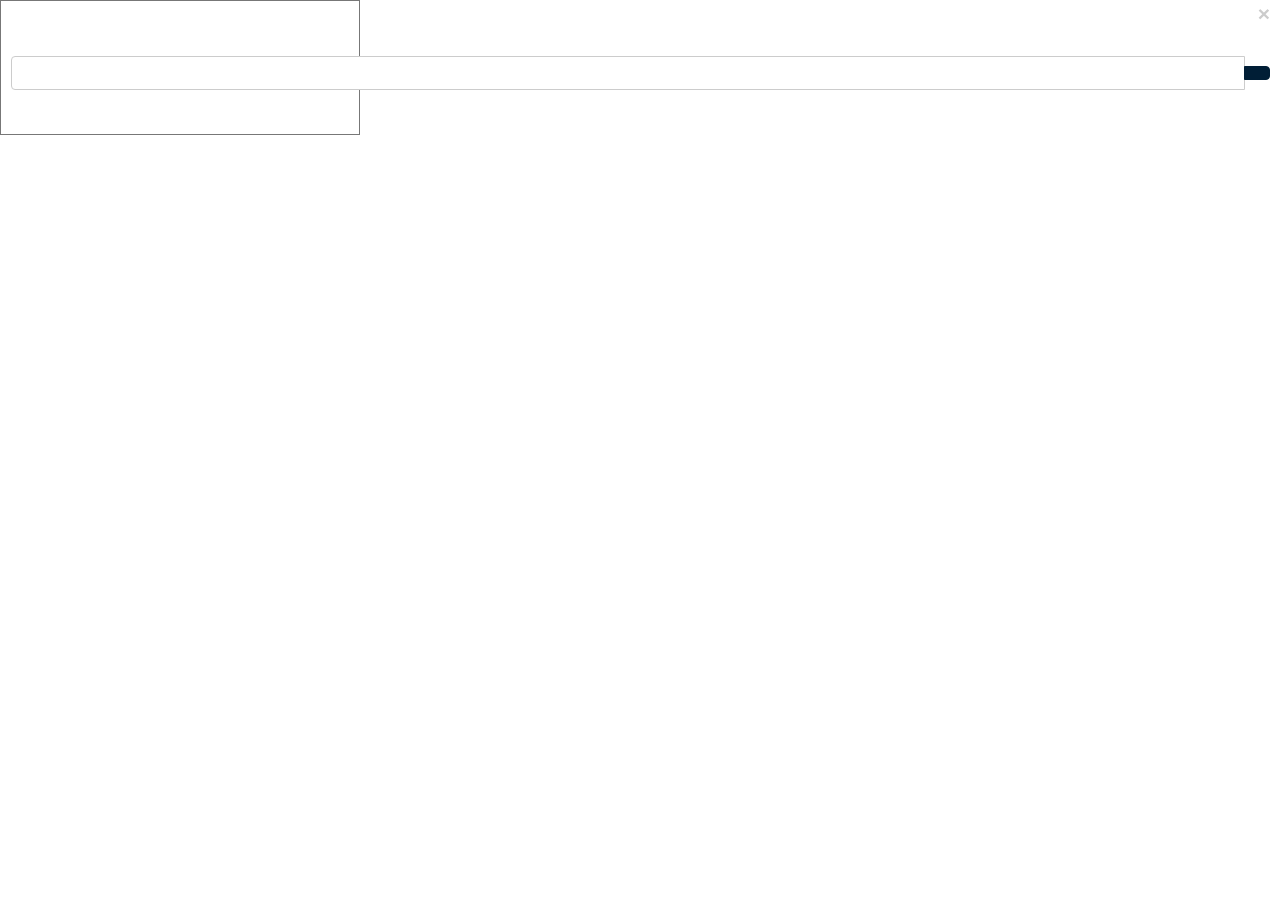
<file: app/modalVar.html>
<!DOCTYPE HTML>
<html>
<head>
	<meta http-equiv="Content-Type" content="text/html; charset=utf-8" />
	<link rel="stylesheet" type="text/css" href="css/bootstrap.min.3.3.6.css"/>
	<link rel="stylesheet" type="text/css" href="css/blocklino.css"/>
</head>
<body>
	 <div style="border:1px solid #777;height:135px;width:360px;border-radius:0px;">
        <div id="title" style="color:#000;padding:5px;"></div>
        <div id="title-bar-btns">
			<button type="button" class="close" style="padding:2px 10px;" id="btn_quit" type="button" class="btn btn-quitBlue" onclick="cancel()"><span aria-hidden="true">&#215;</span></button>
        </div>
	<div id="div_var">
			<div class="form-group">
				<h4 id="label"></h4>
				<div class="input-group input-group-md icon-addon addon-md">
					<input type="text"  class="1form-control" id="var_name" onfocus="this.value=''" style="outline:none;border-top-right-radius: 0;
    border-bottom-right-radius: 0; position: relative;
    z-index: 2;
    float: left;
    width: 100%;
    margin-bottom: 0; height: 34px;
    padding: 6px 12px;
    font-size: 14px;
    line-height: 1.42857143;
    color: #555;
    background-color: #fff;
    background-image: none;
    border: 1px solid #ccc;
    border-radius: 4px 0 0 4px ; font-family: inherit;" >
					<span class="input-group-btn">
						<button id="btn_variable" type="button" class="btn btn-info" onclick="response()" style="background:#001e36;color:#fff;border:1px solid #001e36;outline:none;"></button>
					</span>
				</div>
			</div>
	</div>
</div>
	
<script>
	var { ipcRenderer } = require("electron") ;
	var input = document.getElementById("var_name") ;
	input.addEventListener("keyup", function(event) {
		if (event.keyCode === 13) document.getElementById("btn_variable").click()
	})
	function cancel() {
		ipcRenderer.send("closeDialog", "") ;
		this.close()
	}
	function response() {
		ipcRenderer.send("closeDialog", document.getElementById("var_name").value) ;
		this.close()
	}
	window.onload=function() {
		document.getElementById("var_name").focus() ;
		var options = ipcRenderer.sendSync("openDialog", "") ;
		var params = JSON.parse(options) ;
		document.getElementById("title").innerHTML = params.label ;
		document.getElementById("var_name").value = params.value ;
		document.getElementById("btn_variable").innerText = params.ok 
	}
</script>
</body>
</html>
</file>
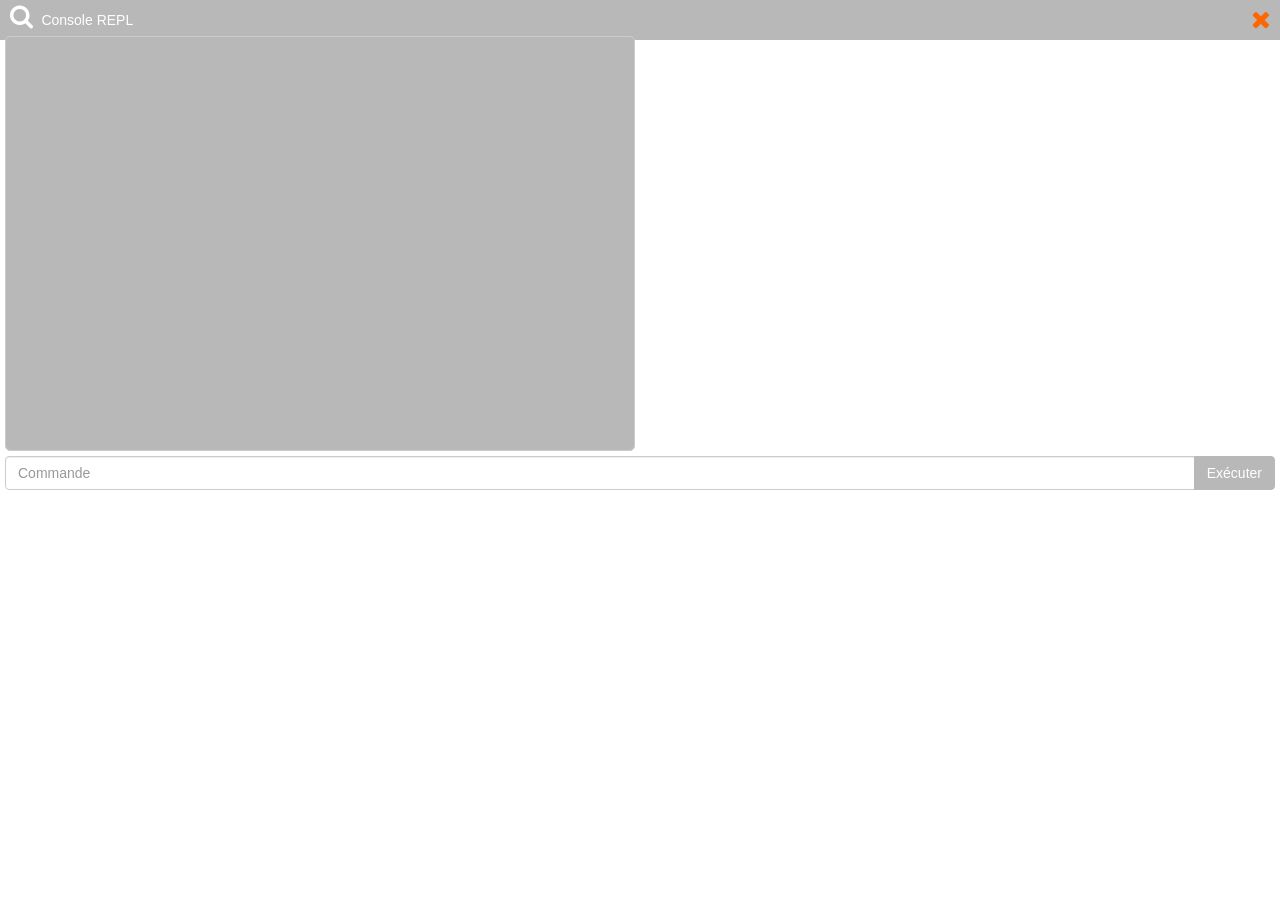
<file: app/repl.html>
<html>
<head>
	<meta http-equiv="Content-Type" content="text/html; charset=utf-8" />
	<link rel="stylesheet" type="text/css" href="css/bootstrap.min.3.3.6.css"/>
	<link rel="stylesheet" type="text/css" href="css/blocklino.css"/>
</head>
<body>
	<div id="title-bar-repl">
        <div id="title">
			<span class="fa fa-search fa-1_75x fa-fw"></span> Console REPL
		</div>
        <div id="title-bar-btns">
			<button id="btn_quit" type="button" class="btn btn-quitGray"><span class="fa fa-times fa-1_75x"></span></button>
        </div>
    </div>
	<div id="divfenetre">
		<div id="fenetre_repl"></div>
		<div class="form-group" style="padding-left:5px;padding-right:5px;">
			<div class="input-group input-group-md icon-addon addon-md">
				<input type="text" placeholder="Commande" name="" id="schbox" class="form-control">
				<span class="input-group-btn">
					<button id="btn_envoi" type="button" class="btn btn-secondary">Exécuter</button>
				</span>
			</div>
		</div>
	</div>
</body>
<script>require('../resources/app/repl.js')</script>
</html>
</file>
<file: app/css/blocklino.css>
@CHARSET "UTF-8";
html,body {
 
}
body {
 
}
 
.blocklyToolboxDiv::-webkit-scrollbar {
  width: 2px;
}

.blocklyToolboxDiv::-webkit-scrollbar-track {
  -webkit-box-shadow: 5px 5px 5px -5px rgba(34, 60, 80, 0.2) inset;
  background-color: #f9f9fd;
  border-radius: 1px;
}

.blocklyToolboxDiv::-webkit-scrollbar-thumb {
  border-radius: 1px;
   background-color:  #20666b;
}


 
#div_var {
    position: absolute;
	text-align: center;
    top: 36px;
	margin: 10px
}
#divfenetre {
	
    position: absolute;
    top: 36px;
    bottom: 0px;
    width: 100%
}
#divBody {
     position: absolute;
     top: 36px;
     bottom: 0px;
    width: 100%
}
#title-bar {
    -webkit-app-region: drag;
	height: 40px;
	text-align: center;
	line-height: 40px;
	vertical-align: middle;
	background-color: #2d2d64;
	padding: none;
	margin: 0px
}
#title-bar-repl {
    -webkit-app-region: drag;
	height: 40px;
	text-align: center;
	line-height: 40px;
	vertical-align: middle;
	background-color: #b8b8b8;
	padding: none;
	margin: 0px
}
#toptitle {
  -webkit-app-region: drag;
//	height: 30px;
//	text-align: center;
//	line-height: 20px;
//	vertical-align: middle;
//	background-color: #2d2d64;
//	padding: none;
//	margin: 0px
}
#title {
	position: fixed;
	top: 0px;
	left: 6px;
	color:white
}
#title-bar-btns {
	-webkit-app-region: no-drag;
	position: fixed;
	right: 0px
}
#fenetre_term{
	width: 630px;
	height: 415px;
	border: 1px solid #ccc;
	padding:0px 5px 5px 5px;
	margin-bottom: 5px;
	margin-left: 5px;
	border-radius: 5px;
	overflow: auto
}
#fenetre_repl{
	width: 630px;
	height: 415px;
	color:white;
	background-color: #b8b8b8;
	border: 1px solid #ccc;
	padding:0px 5px 5px 5px;
	margin-bottom: 5px;
	margin-left: 5px;
	border-radius: 5px;
	overflow: auto
}
#header {
    position: absolute;
    top: 25px;
	background: #2d2d64;
	height: 40px;
    width: 100%
}
.arduino_card_mini_picture_div {
	position:absolute;
	top:5px;
	right:5px;
	width:250px;
	height:600px
}
.div_close_modal {
	padding-right: 10px;	
	float: right;
	bottom: 10px;
	position: absolute;
	text-align: center
}
.modal-body-config-global_left {
    position: relative
}
#content_factory{
	height: 100%;
	width: 100%;
	padding-right: 5px
}
#content_blocks{
	height: 100%;
	width: 100%
}
#blockly_l{
	background-color: #fff;
	float:left;
	height:100%;
	width:55%
}
#blockly_r{
	float:right;
	height:100%;
	width:45%
}
#btn_all {
	position: absolute;
	left: 5px;
	top: 2px;
	z-index: 10
}
#btn_group {
	position: absolute;
	right: 5px;
	top: 2px;
	z-index: 10
}
#toggle {
	width: 25%;
	position: absolute;
	z-index: 1;
	right: 15px;
	top: 0px;
	bottom: 80px;
	opacity: 0.9
}
#content_code {
	font-size: 16px;
    position: absolute;
	border: 1px solid #727272;
    top: 0px;
    right: 5px;
    bottom: 5px;
    left: 5px
}
#toggle pre {
	height: 100%
}
#serial-checboxes {
    margin-left: 20px
}
#modal-body-config {
	-webkit-column-count: 3;
	-moz-column-count: 3;
	column-count: 3
}
#select_all {
	margin-left: 15px
}
#span_select_all {
	font-weight: bold
} 
.blocklySvg {
	border-top: none !important;
	background-color: #fff;
	
}
.blocklyScrollbarHandle {
    fill: #CCCCCC;
}
.blocklyToolboxDiv {
	background-color: #f2f2f2  !important;
	font-weight: bold;
	margin-left: 5px;
	width: 180px;
	opacity: 0.7 
}
.blocklyFlyoutBackground {
	fill: #e6e6e6 !important
}
.blocklyTreeRoot {
	padding: 0 !important
}
.blocklyToolboxDiv .blocklyTreeRoot [role="treeitem"] {
	position: relative
}
.blocklyToolboxDiv .blocklyTreeRoot [role="treeitem"].blocklyTreeRow {
	line-height: normal !important;
	padding: 6px 50px 6px 12px !important
}
.blocklyTreeRow {
	height: 30px !important;
	line-height: 30px !important
}
.blocklyTreeSeparator {
	background: none repeat scroll 0 0 #e9f9f9 !important;
	border-bottom: none !important;
	height: 10px !important
}
.colors_category {
	height: 100%;
	left: 0;
	position: absolute;
	top: 0;
	width: 8px
}
 
 
.vignette {
    max-width: 80px;
    max-height: 80px
}
.blocklyScrollbarKnob {
  fill: #2d2d64 !important;
  fill-opacity: 0.7 !important
}
.blocklyScrollbarBackground {
  stroke-width: 0px !important;
  fill: none !important
}
</file>
<file: js/index.css>
html{overflow-x: hidden;}
body{overflow-x: hidden;}

.language-option li .option .pointer {padding:0px 0px;}



.modal-content {   background-color: #ffffff; }  
	
	
	
@charset "UTF-8";
/* BASE COLOR VARIABLE*/
/* BASE COLOR VARIABLE*/
#box img {max-width:700px;}
.subtitle {padding:0 10px;}
nav.pc-nav {
  display: flex;
  flex-wrap: wrap;
  justify-content: space-between;
  align-items: center;
  padding: 10px;
  width: 100%; }
  nav.pc-nav .nav-content-wrap {
    display: flex;
    flex-wrap: wrap;
    justify-content: flex-end;
    align-items: center; }
    nav.pc-nav .nav-content-wrap > ul {
      color: white;
      display: flex;
      flex-wrap: wrap;
      margin-right: 48px; }
      nav.pc-nav .nav-content-wrap > ul p {
        color: white; }
      nav.pc-nav .nav-content-wrap > ul li:not(:last-child) {
        margin-right: 40px; }
      nav.pc-nav .nav-content-wrap > ul li:last-child {
        margin-right: 48px; }
      nav.pc-nav .nav-content-wrap > ul .nav-support {
        position: relative; }
        nav.pc-nav .nav-content-wrap > ul .nav-support i {
          vertical-align: middle;
          margin-left: 2px; }
        nav.pc-nav .nav-content-wrap > ul .nav-support .drop-down {
          display: none;
          position: absolute;
          z-index: 2;
          top: 10px;
          left: 50%;
          text-align: center;
          background: #fff;
          box-shadow: 1px 1px 6px 0 rgba(100, 100, 100, 0.2);
          color: #253858;
          padding: 0;
          min-width: 160px;
          border-radius: 8px; }
          nav.pc-nav .nav-content-wrap > ul .nav-support .drop-down:before {
            content: "";
            position: absolute;
            left: 0;
            top: 0;
            transform: translateY(-50%);
            width: 100%;
            height: 30px;
            cursor: pointer; }
          nav.pc-nav .nav-content-wrap > ul .nav-support .drop-down:after {
            content: "";
            position: absolute;
            left: 50%;
            top: 0;
            transform: translate(-50%, -90%);
            width: 100%;
            height: 10px;
            width: 0px;
            border: 16px solid;
            border-color: #fff;
            border-top-color: transparent;
            border-left-color: transparent;
            border-right-color: transparent;
            cursor: pointer; }
          nav.pc-nav .nav-content-wrap > ul .nav-support .drop-down li {
            list-style: none;
            font-size: 14px;
            margin-right: 0; }
            nav.pc-nav .nav-content-wrap > ul .nav-support .drop-down li a {
              display: block;
              padding: 10px 16px; }
              nav.pc-nav .nav-content-wrap > ul .nav-support .drop-down li a:hover {
                color: #4343cb; }
            nav.pc-nav .nav-content-wrap > ul .nav-support .drop-down li:not(:last-child) {
              border: 0 solid #011833;
              border-bottom-width: 1px; }
        nav.pc-nav .nav-content-wrap > ul .nav-support:hover .arrow {
          transform: rotate(180deg); }
        nav.pc-nav .nav-content-wrap > ul .nav-support:hover .drop-down {
          display: block;
          animation: drop-down .3s ease-in-out forwards; }

@keyframes drop-down {
  from {
    opacity: 0;
    transform: translate(-50%, 10px); }
  to {
    opacity: 1;
    transform: translate(-50%, 26px); } }
        nav.pc-nav .nav-content-wrap > ul .nav-support a:focus + .drop-down {
          display: block;
          animation: drop-down .3s ease-in-out forwards; }
        nav.pc-nav .nav-content-wrap > ul .nav-support a:focus .iconfont {
          transform: scale(0.4, 0.4) rotate(180deg); }
    @media screen and (max-width: 1200px) {
      nav.pc-nav .nav-content-wrap > ul {
        margin-right: 20px; }
        nav.pc-nav .nav-content-wrap > ul li:not(:last-child) {
          margin-right: 20px; }
        nav.pc-nav .nav-content-wrap > ul li:last-child {
          margin-right: 20px; } }
    @media screen and (max-width: 800px) {
      nav.pc-nav .nav-content-wrap > ul {
        margin-right: 10px; }
        nav.pc-nav .nav-content-wrap > ul li:not(:last-child) {
          margin-right: 10px; }
        nav.pc-nav .nav-content-wrap > ul li:last-child {
          margin-right: 10px; } }
  nav.pc-nav .btn {
    font-size: 16px;
    padding: 9px 19px; }
  @media only screen and (max-width: 1200px) {
    nav.pc-nav {
      padding-left: 10px;
      padding-right: 10px; } }
  @media only screen and (max-width: 767px) {
    nav.pc-nav.pc-nav {
      display: none; } }

body {
  padding-top: 0; }

nav.mobile-nav {
  display: none;
  width: 100%;
  z-index: 4;
  overflow-y: auto; }
  nav.mobile-nav .logo {
    padding: 20px;
    display: flex;
    justify-content: space-between;
    align-items: center; }
  nav.mobile-nav .nav-content-wrap {
    height: calc(100vh - 58px);
    color: white;
    display: none; }
    nav.mobile-nav .nav-content-wrap > ul {
      margin-right: 25px; }
    nav.mobile-nav .nav-content-wrap li {
      opacity: none;
      padding-top: 15px;
      padding-bottom: 15px; }
      nav.mobile-nav .nav-content-wrap li a {
        width: 100%;
        display: block; }
        nav.mobile-nav .nav-content-wrap li a.link_underline:after {
          display: none; }
      nav.mobile-nav .nav-content-wrap li:not(:last-child) {
        border-bottom: 1px solid #fff; }
  @media only screen and (max-width: 767px) {
    nav.mobile-nav {
      display: block; }
      nav.mobile-nav .nav-control {
        color: inherit;
        cursor: pointer; }
        nav.mobile-nav .nav-control i {
          font-size: 5vw; }
        nav.mobile-nav .nav-control .close {
          display: none; }
        nav.mobile-nav .nav-control .open {
          display: block; }
      nav.mobile-nav.active {
        background: #001231; }
        nav.mobile-nav.active .nav-control .close {
          display: block; }
        nav.mobile-nav.active .nav-control .open {
          display: none; }
        nav.mobile-nav.active .nav-content-wrap {
          display: block;
          animation: fadeIn .3s ease-in-out forwards; }
          nav.mobile-nav.active .nav-content-wrap > ul {
            margin-right: 7.8125vw; }
          nav.mobile-nav.active .nav-content-wrap li {
            padding-top: 4.6875vw;
            padding-bottom: 4.6875vw;
            font-size: 5vw; }
          nav.mobile-nav.active .nav-content-wrap li.active {
            animation: slideIn .5s ease-in-out forwards; }
    @keyframes slideIn {
      from {
        opacity: 0;
        transform: translate(40px, 0); }
      to {
        opacity: 1;
        transform: translate(0, 0); } }
    @keyframes fadeIn {
      from {
        opacity: 0; }
      to {
        opacity: 1; } }
      nav.mobile-nav.IE.active .nav-content-wrap li.active {
        opacity: 1; }
      nav.mobile-nav .secondary-menu a {
        position: relative;
        display: inline-block;
        width: 100%; }
      nav.mobile-nav .secondary-menu .arrow {
        transition: transform .4s;
        position: absolute;
        right: 0;
        top: 50%;
        transform: translate(0, -50%) rotate(-90deg); }
      nav.mobile-nav .secondary-menu .drop-down {
        height: 0;
        overflow: hidden; }
      nav.mobile-nav .secondary-menu.open .arrow {
        transform: translate(0, -50%) rotate(0); }
      nav.mobile-nav .secondary-menu.open .drop-down {
        height: max-content; } }

.nav-fix {
  position: fixed;
  width: 100%;
  left: 0;
  top: 0;
  background: #021a32;
  z-index: 2;
  transform: translateY(-100%);
  transition: all .3s;
  opacity: 0;
  box-shadow: 0 3px 10px 1px rgba(0, 0, 0, 0.1); }
  .nav-fix.active {
    transform: translateY(0);
    opacity: 1; }

.cover {
  position: fixed;
  right: 0;
  top: 0;
  width: 50px;
  height: 50px;
  border-radius: 50%;
  background: rgba(255, 255, 255, 0.4);
  opacity: 0;
  z-index: 5;
  pointer-events: none;
  transform: scale(0); }
  .cover.active {
    animation: scaleUp .4s linear forwards;
    transform-origin: center; }

@keyframes scaleUp {
  50% {
    transform: scale(10);
    opacity: 1; }
  100% {
    transform: scale(20);
    opacity: 0; } }

/* BASE COLOR VARIABLE*/
footer {
 /*// background-image: url("bg5@2x.png");*/
    background-color: #001834;
 /*// background-size: 2048px 544px;*/
 /*// background-position: top;*/
/* // background-repeat: no-repeat;*/
  padding-top: 1px;
  margin-top: 10px; }
  footer .footer-inner {
   /* margin-top: 60px; */}
    footer .footer-inner .footer-info {
      display: flex;
      justify-content: space-between; }
      footer .footer-inner .footer-info ul {
        /*padding-inline-start: 0;*/ }
      footer .footer-inner .footer-info .column {
        color: white;
        flex: 1;
        margin-right: 10px; }
        footer .footer-inner .footer-info .column .follow-code {
          display: flex;
          flex-direction: column;
          justify-content: center;
          align-items: center;
          font-size: 14px; }
          footer .footer-inner .footer-info .column .follow-code p {
            color: #fff; }
          footer .footer-inner .footer-info .column .follow-code img {
            width: 120px;
            height: 120px;
            border-radius: 5px;
            margin-bottom: 8px; }
  footer ul {
    text-align: left; }
  footer li {
    font-size: 14px;
    line-height: 36px; }
  footer .column-title {
    font-size: 18px;
    margin-bottom: 15px; }
  footer .footer-badge {
    position: relative;
    padding-top: 28px;
    padding-bottom: 28px;
    /*margin-top: 50px; */ }
    footer .footer-badge::after {
      display: block;
      content: "";
      clear: both; }
    footer .footer-badge .footer-logo-wrap {
      display: flex;
      align-items: baseline;
      float: left; }
    footer .footer-badge:before {
      content: "";
      position: absolute;
      top: 0;
      left: 0;
      width: 100%;
      height: 1px;
     /* background-color: rgba(255, 255, 255, 0.4);*/ }
    footer .footer-badge .logo {
      margin-right: 28px;
      width: 140px;
      height: 22px; }
    footer .footer-badge .copyright {
      color: #FEFEFE;
      font-size: 14px; }
    footer .footer-badge .language-switch {
      float: right;
      text-align: center;
      position: relative;
      background: none;
      border: none;
      padding: 0;
      vertical-align: middle; }
      footer .footer-badge .language-switch .arrow {
        transform: scale(0.5, 0.5) rotate(180deg) translateX(5px); }
      footer .footer-badge .language-switch .language-option {
        position: absolute;
        display: none;
        width: 120px;
        bottom: 100%;
        right: 50%;
        transform: translate(50%, -10px);
        background: #fff;
        border-radius: 8px; }
        footer .footer-badge .language-switch .language-option .option {
          display: block;
          font-size: 14px;
          padding: 10px 0;
          border-bottom: 1px solid #C2DFFF;
          border-radius: unset; }
          footer .footer-badge .language-switch .language-option .option:hover {
            color: #001834; }
          footer .footer-badge .language-switch .language-option .option:last-child {
            border-bottom: 0; }
        footer .footer-badge .language-switch .language-option:after, footer .footer-badge .language-switch .language-option:before {
          content: "";
          position: absolute;
          bottom: 0; }
        footer .footer-badge .language-switch .language-option:before {
          width: 100%;
          height: 20px;
          background: transparent;
          left: 0;
          bottom: -10px;
          z-index: 0; }
        footer .footer-badge .language-switch .language-option:after {
          width: 0px;
          left: 50%;
          transform: translate(-50%, 90%);
          border: 16px #fff solid;
          border-bottom-color: transparent;
          border-left-color: transparent;
          border-right-color: transparent; }
      footer .footer-badge .language-switch i.switch-icon, footer .footer-badge .language-switch span {
        font-size: 16px; }
      footer .footer-badge .language-switch:hover .language-option {
        display: block; }
      footer .footer-badge .language-switch:focus .language-option {
        display: block; }
  footer .media-icons {
    display: flex; }
    footer .media-icons i {
      font-size: 40px;
      color: #D6EBFB; }
      footer .media-icons i:hover {
        color: #fff; }
    footer .media-icons a:not(:last-child) {
      margin-right: 13px; }
    footer .media-icons a:not(:first-child) {
      margin-left: 13px; }
  @media only screen and (max-width: 1200px) {
    footer {
     /* margin-top: 5.55556vw;*/
      padding-left: 2.08333vw;
      padding-right: 2.08333vw; }
      footer .footer-inner {
        margin-top: 4.33333vw; }
        footer .footer-inner .footer-info .column .follow-code img {
          width: 8.33333vw;
          height: 8.33333vw;
          border-radius: 0.34722vw;
          margin-bottom: 0.55556vw; } }
  @media only screen and (max-width: 767px) {
    footer {
      /*margin-top: 18.75vw;*/ }
      footer.bg-img {
        background-image: none;
        background-color: #031b31;
         
    }
      footer .footer-inner {
        margin-top: 0;
        padding-top: 10.1875vw; }
        footer .footer-inner .footer-info {
          justify-content: center;
          flex-wrap: wrap; }
          footer .footer-inner .footer-info .column {
            min-width: 62.5vw;
            margin-bottom: 9.375vw;
            text-align: center;
            margin-bottom: 12.5vw; }
            footer .footer-inner .footer-info .column li {
              font-size: 5vw;
              line-height: 11.25vw; }
            footer .footer-inner .footer-info .column .follow-code img {
              width: 37.5vw;
              height: 37.5vw;
              border-radius: 1.5625vw;
              margin-bottom: 2.5vw; }
            footer .footer-inner .footer-info .column .follow-code p {
              font-size: 4.375vw; }
            footer .footer-inner .footer-info .column .column-title {
              font-size: 6.25vw; }
            footer .footer-inner .footer-info .column:last-child {
              margin-bottom: 20vw; }
        footer .footer-inner .footer-badge {
          padding-top: 0;
          margin-top: 0; }
          footer .footer-inner .footer-badge .footer-logo-wrap {
            flex-direction: column;
            float: none;
            align-items: center;
            margin-bottom: 6.25vw; }
            footer .footer-inner .footer-badge .footer-logo-wrap .logo {
              margin-left: auto;
              margin-right: auto;
              margin-bottom: 6.25vw;
              max-width: 50vw;
              display: block;
              width: auto;
              height: auto; }
          footer .footer-inner .footer-badge .language-switch {
            display: none; }
          footer .footer-inner .footer-badge .copyright {
            text-align: center; }
            footer .footer-inner .footer-badge .copyright span {
              display: block; }
          footer .footer-inner .footer-badge::before {
            display: none; }
      footer .media-icons {
        justify-content: center; } }

/* BASE COLOR VARIABLE*/
.mobile-banner {
  position: fixed;
  bottom: 0;
  width: 100%;
  left: 0;
  height: 22.5vw;
  z-index: 2;
  background: #001834;
  display: flex;
  justify-content: space-between;
  align-items: center;
  padding: 0 5vw;
  -webkit-box-shadow: 0px -5px 19px 0px rgba(0, 0, 0, 0.18);
  -moz-box-shadow: 0px -5px 19px 0px rgba(0, 0, 0, 0.18);
  box-shadow: 0px -5px 19px 0px rgba(0, 0, 0, 0.18); }
  .mobile-banner .banner-info {
    display: flex;
    align-items: center;
    margin-right: 1.875vw; }
    .mobile-banner .banner-info img {
      width: 16.25vw;
      height: 16.25vw;
      border-radius: 2.5vw;
      margin-right: 1.5625vw; }
    .mobile-banner .banner-info h3 {
      font-size: 4.375vw;
      color: #fff; }
      .mobile-banner .banner-info h3.mobile-download-slogan-sm {
        white-space: nowrap;
        font-size: 3.75vw;
        font-weight: 300; }
  .mobile-banner .btn {
    min-width: 29.375vw;
    height: 11.875vw;
    padding: 0;
    font-size: 4.375vw; }
  @media only screen and (min-width: 767px) {
    .mobile-banner {
      display: none; } }

@font-face {
  font-family: 'iconfont';
  /* project id 1330860 */
  src: url("./font_1330860_5b6etin89fd.eot");
  src: url("./font_1330860_5b6etin89fd.eot?#iefix") format("embedded-opentype"), 
  url("./font_1330860_5b6etin89fd.woff2") format("woff2"), 
  url("./font_1330860_5b6etin89fd.woff") format("woff"), 
  url("./font_1330860_5b6etin89fd.ttf") format("truetype"), 
  url("./font_1330860_5b6etin89fd.svg#iconfont") format("svg"); }

.iconfont {
  font-family: "iconfont" !important;
  font-size: 16px;
  font-style: normal;
  -webkit-font-smoothing: antialiased;
  -webkit-text-stroke-width: 0.2px;
  -moz-osx-font-smoothing: grayscale; }

/*RESET*/
* {
  margin: 0;
  box-sizing: border-box; }

a {
  text-decoration: none;
  color: inherit; }

.forcefontsize3 {
  display: inline-block;
  font-size: 10px;
  -webkit-text-size-adjust: none;
  -webkit-transform: scale(0.4, 0.4); }

.forcefontsize6 {
  display: inline-block;
  font-size: 12px;
  -webkit-text-size-adjust: none;
  -webkit-transform: scale(0.5, 0.5); }

ul {
  padding-inline-start: 25px; }
  ul li {
    list-style: none;
    font-size: 16px; }
    ul li.none::first-letter {
      text-transform: unset; }
  ul.ul-unset li {
    list-style: unset;
    line-height: 32px; }
    ul.ul-unset li.none {
      position: relative;
      list-style: none;
      font-size: 18px; }
      ul.ul-unset li.none:before {
        content: "*";
        position: absolute;
        left: -22px; }

/* LAYOUT */
.container {
  width: 100%; }

.row {
  max-width: 1200px;
  width: 100%;
  margin: 0 auto; }
  @media only screen and (max-width: 1200px) {
    .row {
      max-width: 83.33333vw; } }
  @media only screen and (max-width: 767px) {
    .row {
      max-width: unset; } }

.table {
  display: table; }

.w-100 {
  width: 100%; }

.over-hidden {
  overflow: hidden; }

/* SHAPE */
.circle {
  border-radius: 50%; }

/* SPACE */
.m-auto {
  margin: 0 auto; }

/*--------------- specific styles for mblock.cc ---------------*/
/* FONT */
h1, h2, h3, h4, h5, h6 {
  /* font-family: Roboto, PingFang SC, Lantinghei SC, Microsoft Yahei, Hiragino Sans GB, Microsoft Sans Serif, WenQuanYi Micro Hei, sans, Helvetica Neue, Helvetica, Arial, sans-serif; */ }

p, div, button {
  font-family:   Arial, sans-serif, Roboto;
  color: #253858; }

.subtitle {
  font-size: 24px;
  font-weight: 400; }
  @media only screen and (max-width: 1200px) {
    .subtitle {
      font-size: 1.66667vw; } }
  @media only screen and (max-width: 767px) {
    .subtitle {
      font-size: 5.625vw; } }

.white {
  color: #FEFEFE; }

@font-face {
  /* font-properties */
  font-family: "Mark Pro Bold";
  src: url("./MarkPro-Bold.otf"); }

/* BUTTON */
.btn {
  border: none;
  cursor: pointer;
  min-width: max-content;
  font-size: 18px;
  padding-left: 14px;
  padding-right: 13px;
  padding-top: 12px;
  padding-bottom: 11px;
  color: #FEFFFF;
  
  border-radius: 100px;
  transition: all .2s; }
  .btn.btn-min {
    width: 200px; }
  .btn.btn-max {
    width: 240px; }
  .btn:hover {
    transform: translateY(-2px); }
  .btn.btn-theme {
    background: #021a32; }
    .btn.btn-theme:hover {
      background: #021a32;
  }
    .btn.btn-theme:active {
      background: #1ca1f2; }
  .btn.btn-white {
    background: #FEFFFF;
    color: #021a32;
   }
    .btn.btn-white:hover {
      background: #FEFEFE; }
  .btn.btn-orange {
    background: #fff;
    position: relative;
    transition: all 0.3s;
    color: #021a32; }
  .btn.btn-orange:hover {
    background: #fff; }
  .btn.btn-orange:active {
    transform: translateY(2px);
    background: #fff; }
  .btn.btn_jp_long {
    min-width: 280px; }
  @media only screen and (max-width: 1200px) {
    .btn {
      font-size777: 1.25vw;
      padding-left: 0.97222vw;
      padding-right: 0.90278vw;
      padding-top777: 0.83333vw;
      padding-bottom777: 0.76389vw;
      color: #FEFFFF;
      
      border-radius: 6.94444vw; }
      .btn.btn-min {
        width777: 13.88889vw; }
      .btn.btn-max {
      //  width: 16.66667vw; 
    }
      .btn.btn-download {
        width: 16.66667vw !important; }
      .btn.btn_jp_long {
        min-width: 19.44444vw; } }

/* TITLE */
.title {
  font-size: 48px;
  font-family: "Mark Pro Bold",  Arial, sans-serif, Roboto;
  margin-bottom: 24px; }
  @media only screen and (max-width: 1200px) {
    .title {
      font-size: 3.33333vw; } }
  @media only screen and (max-width: 767px) {
    .title {
      font-size: 10vw; } }

.logo {
  font-size: 32px; }
  .logo img:hover, .logo img:active {
    opacity: .8; }
  .logo img {
  //  width: 120px;
    height: 27px; }
  .logo.zh-logo img {
    width: 194px;
    height: 24px; }
  .logo .logo-name {
    position: absolute;
    top: -9999px; }
  @media only screen and (max-width: 1200px) {
    .logo {
      font-size: 2.22222vw; }
      .logo img {
        width: 8.33333vw;
        height: 1.875vw; }
      .logo.zh-logo img {
        width: 13.47222vw;
        height: 1.66667vw; } }
  @media only screen and (max-width: 767px) {
    .logo img {
      display: block;
      max-width: 30vw;
      max-height: 6.875vw;
      width: auto;
      height: auto; }
    .logo.zh-logo img {
      max-width: 50vw;
      max-height: 6.875vw;
      width: unset;
      height: unset; } }

.bg-img {
  //background-color: transparent;
  //background-repeat: no-repeat;
  //background-position: top; 
  }

/*   链接   */
.link_underline {
  position: relative; }
  .link_underline:after {
    content: "";
    position: absolute;
    bottom: 0;
    width: 0;
    left: 50%;
    transform: translateX(-50%);
    background: #fff;
    height: 1px;
    transition: width .4s; }
  .link_underline:hover:after {
    width: 100%; }
  .link_underline:focus:after {
    width: 100%; }

/* 移动端导航� �打开时禁止页面滚动 */
body.fixed {
  overflow: hidden; }

/* 首页对应� �式 */
.main-title {
  font-size: 64px;
  line-height: 81px;
  margin-bottom: 24px; }
  @media only screen and (max-width: 1200px) {
    .main-title {
      font-size: 4.44444vw;
      line-height: 5.625vw;
      margin-bottom: 1.66667vw; } }
  @media only screen and (max-width: 767px) {
    .main-title {
      font-size: 10vw;
      line-height: 12.5vw; } }

.scroll::-webkit-scrollbar {
  display: none; }

section {
  position: relative; }
  section .row > * {
    order: 0; }
  section .intro-text {
    width: 40%; }
    section .intro-text ul li {
      list-style: unset;
      margin-top: 20px;
      margin-bottom: 20px;
      font-size: 20px;
      line-height: 30px; }
    section .intro-text a button {
      margin-top: 20px; }
    section .intro-text a:nth-child(1) {
      margin-right: 20px; }
  section > div.row {
    display: flex;
    flex-wrap: wrap;
    justify-content: space-between;
    position: relative;
    align-items: center; }
    section > div.row .info-img {
      margin-top: 5vw; }
      section > div.row .info-img img {
        width: 100%;
        height: auto;
        display: block; }
    section > div.row.device-display {
      display: block; }
  @media only screen and (max-width: 767px) {
    section .row:not(.feature) {
      padding-left: 5vw;
      padding-right: 5vw; }
    section .row .intro-text {
      width: 100%; }
      section .row .intro-text .title {
        line-height: 11.875vw; }
      section .row .intro-text li {
        font-size: 5.625vw;
        line-height: 7.8125vw; }
      section .row .intro-text button {
        display777: none; }
      section .row .intro-text ul {
        padding-inline-start: 7.8125vw; }
        section .row .intro-text ul li {
          font-size: 5.625vw; }
    section > div.row {
      justify-content: center; }
      section > div.row .info-img {
        max-width: 90vw;
        transform: scale(1.1); }
    section.banner .row {
      padding: 0; } }

.order-1 {
  order: 1;
  margin-right: 24px; }
  @media only screen and (max-width: 1200px) {
    .order-1 {
      margin-right: 1.66667vw; } }
  @media only screen and (max-width: 767px) {
    .order-1 {
      margin-right: 0; } }

.banner {
  position: relative;
  height: 680px;
 /*background-image: url("banner@2x.jpg");
  //background-size: 2048px 680px;
  //background-position: top;
  //background-repeat: no-repeat; */
  background-color: #001834;}
  .banner .row {
    position: relative; }
  .banner .hero {
    display: flex;
    justify-content: space-between;
    padding-top: 68px; }
    .banner .hero .hero-text {
      margin-top: 44px;
      color: white; }
      .banner .hero .hero-text .main-title-sm {
        font-size: 42px;
        line-height: 64px; }
      .banner .hero .hero-text .subtitle {
        padding-bottom: 40px; }
      .banner .hero .hero-text button {
        margin-right: 10px; }
        .banner .hero .hero-text button.btn-download {
          width: 240px; }
    .banner .hero .info-img {
      margin-left: 20px;
      min-width: 640px;
      width: 640px;
      margin-top: 0; }
      .banner .hero .info-img img {
        width: 100%;
        height: auto;
        display: block; }
  .banner .banner-icons {
    display: flex;
    margin-top: 20px; }
    .banner .banner-icons i {
      color: #ffffff;
      font-size: 29px; }
    .banner .banner-icons i:first-child {
      margin-left: 8px; }
    .banner .banner-icons i:not(:last-child) {
      margin-right: 30px; }
  @media only screen and (max-width: 1200px) {
    .banner {
      height: 47.22222vw; }
      .banner .hero {
        display: flex;
        justify-content: space-between;
        padding-top: 4.72222vw; }
        .banner .hero .hero-text {
          min-width: 50%;
          margin-top: 3.05556vw;
          color: white; }
          .banner .hero .hero-text .main-title-sm {
            font-size: 2.91667vw;
            line-height: 4.44444vw; }
          .banner .hero .hero-text .subtitle {
            padding-bottom: 2.77778vw; }
          .banner .hero .hero-text button {
            margin-bottom: 0.69444vw;
            margin-right: 0.69444vw; }
        .banner .hero .info-img {
          width: unset;
          margin-left: 1.38889vw;
          min-width: 44.44444vw;
          min-width: unset;
          height: 20.83333vw; }
      .banner nav {
        font-size: .9em; } }
  @media only screen and (max-width: 767px) {
    .banner {
      /*background-image: url("mobile_banner_bg@2x.png");*/
      background-size: 100vw 125vw;
      background-position: top;
      background-repeat: no-repeat;
      height: 150vw;
      min-height: 125vw; }
      .banner .banner-icons {
        display: none; }
      .banner .hero {
        flex-wrap: wrap;
        justify-content: center;
        text-align: center;
        padding-left: 5vw;
        padding-right: 5vw; }
        .banner .hero .hero-text {
          width: 100%; }
          .banner .hero .hero-text .main-title-sm {
            font-size: 9.375vw;
            line-height: 12.5vw; }
          .banner .hero .hero-text .subtitle {
            width: 78%;
            margin: 0 auto;
            font-size: 5.625vw;
            padding-bottom: 6.25vw; }
          .banner .hero .hero-text button {
            display: none; }
        .banner .hero .info-img {
          min-width: 90.625vw;
          margin-left: 0;
          height: auto;
          transform: scale(1.1);
          margin-top: 5.625vw; } }

.feature-section {
  margin-top: 55px;
  padding-bottom: 62px;
  /*background-image: url("bg1@2x.png");*/
  background-size: 2048px 1376px;
  background-position: top;
  background-repeat: no-repeat; }
  .feature-section .feature {
    display: flex;
    justify-content: space-between;
    flex-wrap: wrap;
    overflow: hidden; }
    .feature-section .feature .each-feature {
      background: transparent;
      position: relative;
      width: 282px;
      height: 300px;
      border-radius: 10px;
      background-size: cover;
      text-align: center; }
      .feature-section .feature .each-feature .feature-text {
        width: 80%;
        font-weight: 500;
        position: absolute;
        font-size: 24px;
        top: 195px;
        left: 50%;
        transform: translateX(-50%); }
  .feature-section .device-display {
    position: relative;
    text-align: center;
    margin-top: 194px; }
    .feature-section .device-display .subtitle {
      margin: 0 auto;
      width: 70%; }
    .feature-section .device-display .mobile-devices-display {
      display: none; }
    .feature-section .device-display .shadow-wrap {
      position: relative;
      width: 100%; }
      .feature-section .device-display .shadow-wrap:after {
        content: "";
        position: absolute;
        bottom: 0;
        left: -50%;
        width: 100%;
        height: 20px;
        background: #fff;
        z-index: 2; }
      .feature-section .device-display .shadow-wrap:before {
        left: 0;
        transform: translateX(-50%); }
      .feature-section .device-display .shadow-wrap:after {
        right: 0;
        transform: translateX(50%); }
      .feature-section .device-display .shadow-wrap .arrow-left {
        left: 20px;
        transform: translate(calc(-100% - 12px), -50%) rotate(90deg); }
      .feature-section .device-display .shadow-wrap .arrow-right {
        right: 20px;
        transform: translate(calc(100% + 12px), -50%) rotate(-90deg); }
      .feature-section .device-display .shadow-wrap .arrow-left, .feature-section .device-display .shadow-wrap .arrow-right {
        position: absolute;
        width: 60px;
        height: 60px;
        border-radius: 50%;
        border: 1px solid #04868c;
        display: flex;
        justify-content: center;
        align-items: center;
        color: #04868c;
        top: 50%;
        cursor: pointer;
        z-index: 2;
        transition: all .4s; }
        .feature-section .device-display .shadow-wrap .arrow-left.disable, .feature-section .device-display .shadow-wrap .arrow-right.disable {
          opacity: 0;
          pointer-events: none; }
        .feature-section .device-display .shadow-wrap .arrow-left:hover, .feature-section .device-display .shadow-wrap .arrow-right:hover {
          border-color: transparent;
          box-shadow: 0px 2px 24px 0px rgba(5, 151, 240, 0.2); }
    .feature-section .device-display .device-row {
      margin-top: 70px;
      padding: 20px 0;
      width: 100%;
      overflow-x: scroll;
      width: 100%;
      position: relative;
      z-index: 1;
      overflow-x: auto;
      -webkit-overflow-scrolling: touch;
      -ms-overflow-style: -ms-autohiding-scrollbar; }
      .feature-section .device-display .device-row .device-row-wrap {
        display: inline-flex;
        will-change: transform; }
      .feature-section .device-display .device-row .two-device-wrap {
        display: flex;
        flex-direction: column;
        width: 200px; }
        .feature-section .device-display .device-row .two-device-wrap .each-device {
          width: 200px;
          margin-bottom: 30px; }
          .feature-section .device-display .device-row .two-device-wrap .each-device .device-name {
            font-size: 1.11111vw;
            white-space: nowrap; }
          .feature-section .device-display .device-row .two-device-wrap .each-device img {
            width: 180px;
            transform: scale(0.9);
            margin-bottom: 5px;
            transition: all .3s;
            border-radius: 50%; }
            .feature-section .device-display .device-row .two-device-wrap .each-device img:hover {
              background: white;
              transform: translateY(-2px) scale(0.9);
              box-shadow: 0px 2px 24px 0px rgba(0, 119, 150, 0.22); }
  @media only screen and (max-width: 1300px) {
    .feature-section .device-display .shadow-wrap .arrow-left {
      left: 7%; }
    .feature-section .device-display .shadow-wrap .arrow-right {
      right: 7%; } }
  @media only screen and (max-width: 1200px) {
    .feature-section .feature .each-feature {
      width: 19.58333vw;
      height: 20.83333vw;
      border-radius: 10px;
      background-size: cover;
      text-align: center; }
      .feature-section .feature .each-feature .feature-text {
        width: 80%;
        font-weight: 500;
        position: absolute;
        font-size: 1.66667vw;
        top: 13.54167vw;
        left: 50%;
        transform: translateX(-50%); }
    .feature-section .device-display {
      margin-top: 3.81944vw;
      padding-bottom: 4.30556vw;
      background-image: url("bg1@2x.png");
      background-size: 142.22222vw 95.55556vw;
      background-position: top;
      background-repeat: no-repeat; }
      .feature-section .device-display .shadow-wrap .arrow-left, .feature-section .device-display .shadow-wrap .arrow-right {
        width: 4.16667vw;
        height: 4.16667vw; }
        .feature-section .device-display .shadow-wrap .arrow-left .iconfont, .feature-section .device-display .shadow-wrap .arrow-right .iconfont {
          font-size: 1.11111vw; }
      .feature-section .device-display .shadow-wrap .arrow-left {
        left: 30px; }
      .feature-section .device-display .shadow-wrap .arrow-right {
        right: 30px; }
      .feature-section .device-display .device-row {
        margin-top: 4.86111vw;
        padding: 1.38889vw 0; }
        .feature-section .device-display .device-row .two-device-wrap {
          width: 13.88889vw; }
          .feature-section .device-display .device-row .two-device-wrap .each-device {
            width: 13.88889vw;
            margin-bottom: 2.08333vw; }
            .feature-section .device-display .device-row .two-device-wrap .each-device img {
              width: 12.5vw;
              margin-bottom: 0.34722vw; }
              .feature-section .device-display .device-row .two-device-wrap .each-device img:hover {
                box-shadow: 0px 2px 24px 0px rgba(0, 119, 150, 0.22); } }
  @media only screen and (max-width: 767px) {
    .feature-section {
      margin-top: 5vw; }
      .feature-section .feature {
        justify-content: center; }
        .feature-section .feature .each-feature {
          width: 42.8125vw;
          height: 45.625vw;
          margin: 7px; }
          .feature-section .feature .each-feature .feature-text {
            width: 80%;
            font-weight: 500;
            position: absolute;
            font-size: 14px;
            top: 28.125vw;
            left: 50%;
            transform: translateX(-50%); }
      .feature-section .device-display {
        margin-top: 25vw;
        width: 100%;
        padding: 5vw; }
        .feature-section .device-display .main-title {
          margin-bottom: 2.5vw;
          font-size: 10vw; }
        .feature-section .device-display .subtitle {
          width: 100%;
          font-size: 5.625vw; }
        .feature-section .device-display .mobile-devices-display {
          width: 90.3125vw;
          height: 63.125vw;
          margin-top: 7.5vw;
          display: block; }
        .feature-section .device-display .shadow-wrap {
          display: none; }
      .feature-section .intro-1-top-button {
        display: none; } }

.intro-1-top-button {
  margin-top: 35px;
  text-align: center; }
  @media only screen and (max-width: 1200px) {
    .intro-1-top-button {
      margin-top: 2.43056vw; } }

.intro-0 {
  padding-top: 98px; }
  .intro-0 .intro-text {
    order: 2;
    padding-top: 56px; }
  .intro-0 .info-img {
    width: 690px;
    height: 560px;
    order: 1; }
  @media only screen and (max-width: 1200px) {
    .intro-0 {
      padding-top: 6.80556vw; }
      .intro-0 .intro-text {
        padding-top: 3.88889vw; }
      .intro-0 .info-img {
        width: 47.91667vw;
        height: 38.88889vw; } }
  @media only screen and (max-width: 767px) {
    .intro-0 {
      padding-top: 0; }
      .intro-0 .info-img {
        order: 3;
        width: 100%;
        min-height: 78.125vw; }
      .intro-0 .intro-text {
        order: 2;
        padding-top: 0; } }

.intro-1 {
 /* background-image: url("bg2@2x.png");*/
  background-size: 2048px 1820px;
  background-position: center -30px;
  background-repeat: no-repeat;
  padding-bottom: 14px; }
  .intro-1 .intro-1-first {
    padding-top: 364px;
    padding-bottom: 250px; }
    .intro-1 .intro-1-first .intro-text {
      padding-top: 52px; }
    .intro-1 .intro-1-first .info-img {
      width: 690px; }
  .intro-1 .intro-2-first .intro-text {
    padding-top: 95px; }
  .intro-1 .intro-2-first .info-img {
    width: 690px;
    height: auto; }
  .intro-1.zh-intro-1 .intro-1-first {
    padding-top: 360px; }
  @media only screen and (max-width: 1200px) {
    .intro-1 {
      background-image: url("bg2@2x.png");
      background-size: 142.22222vw 126.38889vw;
      background-position: center -2.08333vw;
      background-repeat: no-repeat;
      padding-bottom: 0.97222vw; }
      .intro-1 .intro-1-first {
        padding-top: 25.27778vw;
        padding-bottom: 17.36111vw; }
        .intro-1 .intro-1-first .intro-text {
          padding-top: 3.61111vw; }
        .intro-1 .intro-1-first .info-img {
          width: 47.91667vw; }
      .intro-1 .intro-2-first .intro-text {
        padding-top: 6.59722vw; }
      .intro-1 .intro-2-first .info-img {
        width: 47.91667vw;
        height: auto; }
      .intro-1.zh-intro-1 .intro-1-first {
        padding-top: 25vw; } }
  @media only screen and (max-width: 767px) {
    .intro-1 {
      background-size: auto 50%;
      background-position: 65% 42%; }
      .intro-1 .intro-1-first {
        padding-top: 0;
        padding-bottom: 18.75vw; }
        .intro-1 .intro-1-first .intro-text {
          padding-top: 0; }
        .intro-1 .intro-1-first .info-img {
          margin-top: 25vw;
          width: 100%; }
      .intro-1 .intro-2-first {
        margin-top: 31.25vw; }
        .intro-1 .intro-2-first .intro-text {
          padding-top: 0; }
        .intro-1 .intro-2-first .order-1 {
          order: 3; }
        .intro-1 .intro-2-first .info-img {
          width: 100%; }
      .intro-1.zh-intro-1 {
        background-position: 64% 45%; }
        .intro-1.zh-intro-1 .intro-1-first {
          padding-top: 15vw; } }

.intro-2 {
  padding-top: 130px; }
  .intro-2 .intro-text {
    padding-top: 68px; }
  .intro-2 .info-img {
    width: 690px;
    height: auto; }
  @media only screen and (max-width: 1200px) {
    .intro-2 {
      padding-top: 9.02778vw; }
      .intro-2 .intro-text {
        padding-top: 4.72222vw; }
      .intro-2 .info-img {
        width: 47.91667vw; } }
  @media only screen and (max-width: 767px) {
    .intro-2 {
      padding-top: 0; }
      .intro-2 .intro-text {
        padding-top: 14.375vw;
        width: 100%; }
      .intro-2 .info-img {
        width: 100%; } }

.intro-3 {
  padding-top: 186px;
  padding-bottom: 94px; }
  .intro-3 .intro-text {
    padding-top: 84px; }
    .intro-3 .intro-text h2 {
      white-space: nowrap; }
  .intro-3 .info-img {
    width: 690px;
    height: auto; }
  @media only screen and (max-width: 1300px) {
    .intro-3 .intro-text h2 {
      white-space: unset; } }
  @media only screen and (max-width: 1200px) {
    .intro-3 {
      padding-top: 12.91667vw;
      padding-bottom: 6.52778vw; }
      .intro-3 .info-img {
        width: 47.91667vw;
        height: auto; } }
  @media only screen and (max-width: 767px) {
    .intro-3 {
      padding-top: 0;
      padding-bottom: 0; }
      .intro-3 .order-1 {
        order: 3;
        margin-top: 5vw; }
      .intro-3 .intro-text {
        padding-top: 15vw;
        width: 100%; }
        .intro-3 .intro-text h2 {
          white-space: unset; }
      .intro-3 .info-img {
        width: 100%; } }

.intro-4 {
  /*background-image: url("bg3@2x.png");*/
  background-size: 2048px 944px;
  background-position: top;
  background-repeat: no-repeat;
  padding-top: 158px;
  padding-bottom: 320px; }
  .intro-4 .intro-text {
    padding-top: 102px; }
  .intro-4 .info-img {
    width: 690px;
    height: auto; }
  @media only screen and (max-width: 1200px) {
    .intro-4 {
      background-image: url("bg3@2x.png");
      background-size: 142.22222vw 65.55556vw;
      background-position: top;
      background-repeat: no-repeat;
      padding-top: 10.97222vw;
      padding-bottom: 22.22222vw; }
      .intro-4 .intro-text {
        padding-top: 7.08333vw; }
      .intro-4 .info-img {
        width: 47.91667vw; } }
  @media only screen and (max-width: 767px) {
    .intro-4 {
      margin-top: 14.6875vw;
      padding-top: 0;
      padding-bottom: 0px;
      background-size: auto 98%;
      background-position: 26% 19%; }
      .intro-4 .intro-text {
        padding-top: 22.8125vw; }
      .intro-4 .info-img {
        width: 100%; } }

.intro-5 {
  padding-top: 78px; }
  .intro-5 .info-img {
    width: 632px;
    height: auto; }
  .intro-5 .intro-text {
    padding-top: 40px; }
  .intro-5 .mobile-download-wrap {
    display: flex;
    flex-wrap: wrap; }
    .intro-5 .mobile-download-wrap .mobile-download-btn {
      padding-top: 6px;
      padding-bottom: 6px;
      min-width: 200px;
      display: flex;
      align-items: center;
      justify-content: center;
      height: 48px;
      padding: 0; }
      .intro-5 .mobile-download-wrap .mobile-download-btn:nth-child(1) {
        margin-right: 24px; }
      .intro-5 .mobile-download-wrap .mobile-download-btn i {
        font-size: 28px;
        margin-right: 10px; }
      .intro-5 .mobile-download-wrap .mobile-download-btn p {
        text-align: left;
        color: white;
        line-height: 16px; }
        .intro-5 .mobile-download-wrap .mobile-download-btn p span:nth-child(1) {
          font-size: 12px;
          line-height: 14px;
          display: block; }
        .intro-5 .mobile-download-wrap .mobile-download-btn p span:nth-child(2) {
          font-size: 18px;
          line-height: 20px;
          display: block; }
  @media only screen and (max-width: 1200px) {
    .intro-5 {
      padding-top: 5.41667vw; }
      .intro-5 .info-img {
        width: 43.88889vw; }
      .intro-5 .intro-text {
        padding-top: 2.77778vw; }
      .intro-5 .mobile-download-wrap .mobile-download-btn {
        padding-top: 0.41667vw;
        padding-bottom: 0.41667vw;
        min-width: 13.88889vw;
        height: 3.33333vw; }
        .intro-5 .mobile-download-wrap .mobile-download-btn:nth-child(1) {
          margin-right: 1.66667vw; }
        .intro-5 .mobile-download-wrap .mobile-download-btn i {
          font-size: 1.94444vw;
          margin-right: 0.69444vw; }
        .intro-5 .mobile-download-wrap .mobile-download-btn p {
          line-height: 1.11111vw; }
          .intro-5 .mobile-download-wrap .mobile-download-btn p span:nth-child(1) {
            font-size: 0.83333vw;
            line-height: 0.97222vw;
            display: block; }
          .intro-5 .mobile-download-wrap .mobile-download-btn p span:nth-child(2) {
            font-size: 1.25vw;
            line-height: 1.38889vw;
            display: block; } }
  @media only screen and (max-width: 767px) {
    .intro-5 {
      padding-top: 15.625vw; }
      .intro-5 .order-1 {
        order: 3; }
      .intro-5 .mobile-download-wrap {
        display: none; }
      .intro-5 .intro-text {
        padding-top: 14.375vw; }
      .intro-5 .info-img {
        width: 100%; } }

.intro-6 {
  padding-top: 108px;
  padding-bottom: 50px; }
  .intro-6 .info-img {
    width: 662px;
    height: auto; }
  .intro-6 .intro-text {
    padding-top: 50px; }
    .intro-6 .intro-text a:nth-child(1) {
      margin-right: 24px; }
  @media only screen and (max-width: 1200px) {
    .intro-6 {
      padding-top: 7.5vw;
      padding-bottom: 3.47222vw; }
      .intro-6 .info-img {
        width: 45.97222vw; }
      .intro-6 .intro-text {
        padding-top: 3.47222vw; }
        .intro-6 .intro-text a:nth-child(1) {
          margin-right: 1.66667vw; } }
  @media only screen and (max-width: 767px) {
    .intro-6 {
      padding-top: 15vw;
      padding-bottom: 0; }
      .intro-6 .intro-text {
        padding-top: 14.375vw; }
      .intro-6 .info-img {
        width: 100%; } }

.footer-section {
   
  background-size: 2048px 1900px;
  background-position: top;
  background-repeat: no-repeat;
  padding-bottom: unset; }
  .footer-section .ending-words-wrap {
    padding-top: 200px;
    text-align: center; }
    .footer-section .ending-words-wrap .ending-words-wrap-inner {
      margin: 0 auto; }
    .footer-section .ending-words-wrap .title {
      margin-bottom: 20px; }
    .footer-section .ending-words-wrap .multiple-devices {
      margin-bottom: 40px;
      margin-top: 50px;
      margin-left: auto;
      margin-right: auto;
      width: 1080px;
      height: auto; }
    .footer-section .ending-words-wrap .footer-icons {
      margin-top: 50px;
      display: flex;
      justify-content: center;
      flex-wrap: wrap; }
      .footer-section .ending-words-wrap .footer-icons a:nth-child(4) i {
        margin-left: 10px; }
      .footer-section .ending-words-wrap .footer-icons a:nth-child(5) i {
        margin-bottom: 5px; }
      .footer-section .ending-words-wrap .footer-icons .icon-wrap {
        background: #EEF8FE;
        display: flex;
        justify-content: center;
        align-items: center;
        cursor: pointer;
        width: 80px;
        height: 80px;
        border-radius: 50%;
        margin-left: 67px;
        margin-right: 67px;
        transition: .3s all;
        box-shadow: 0px 8px 32px 0px rgba(5, 151, 240, 0);
        position: relative; }
        .footer-section .ending-words-wrap .footer-icons .icon-wrap:before {
          content: "";
          position: absolute;
          left: 0;
          right: 0;
          top: 0;
          width: 100%;
          height: 100%;
          border-radius: inherit;
          border-width: 1px;
          border-style: solid;
          border-color: transparent; }
        .footer-section .ending-words-wrap .footer-icons .icon-wrap i {
          color: #AEB9C6;
          font-size: 48px;
          transition: .3s color; }
        .footer-section .ending-words-wrap .footer-icons .icon-wrap:hover {
          background: #fff;
          transform: scale(1.1);
          box-shadow: 0px 5px 15px 0px rgba(5, 151, 240, 0.2); }
          .footer-section .ending-words-wrap .footer-icons .icon-wrap:hover:before {
            animation: icon-rotate 1s forwards ease-in-out; }
          .footer-section .ending-words-wrap .footer-icons .icon-wrap:hover i {
            color: #001834; }

@keyframes icon-rotate {
  0% {
    border-color: transparent;
    opacity: 0; }
  50% {
    border-bottom-color: #001834;
    transform: rotate(180deg);
    opacity: 1; }
  100% {
    border-bottom-color: transparent;
    transform: rotate(360deg);
    opacity: 0; } }
  @media only screen and (max-width: 1200px) {
    .footer-section {
     /* background-image: url("bg4@2x.png");*/
      background-size: 142.22222vw 131.94444vw;
      background-position: top;
      background-repeat: no-repeat;
      padding-bottom: unset; }
      .footer-section .ending-words-wrap {
        padding-top: 13.88889vw; }
        .footer-section .ending-words-wrap .title {
          margin-bottom: 1.38889vw; }
        .footer-section .ending-words-wrap .multiple-devices {
          margin-bottom: 2.77778vw;
          margin-top: 3.47222vw;
          width: 75vw; }
        .footer-section .ending-words-wrap .footer-icons {
          margin-top: 3.47222vw; }
          .footer-section .ending-words-wrap .footer-icons .icon-wrap {
            width: 6.94444vw;
            height: 6.94444vw;
            margin-left: 4.65278vw;
            margin-right: 4.65278vw;
            box-shadow: 0px 0.55556vw 2.22222vw 0px rgba(5, 151, 240, 0); }
            .footer-section .ending-words-wrap .footer-icons .icon-wrap i {
              font-size: 4.16667vw; }
            .footer-section .ending-words-wrap .footer-icons .icon-wrap:hover {
              box-shadow: 0px 0.34722vw 1.04167vw 0px rgba(5, 151, 240, 0.2); } }
  @media only screen and (max-width: 767px) {
    .footer-section {
    /*  background-image: url("bg4@2x.png");*/
      background-size: 640vw 593.75vw;
      background-position: -443.75vw 10vw;
      background-repeat: no-repeat;
      /*padding-bottom: 22.5vw;*/ }
      .footer-section .ending-words-wrap {
        padding-top: 31.5625vw; }
        .footer-section .ending-words-wrap a, .footer-section .ending-words-wrap .footer-icons {
          //display: none; 
      }
        .footer-section .ending-words-wrap .multiple-devices {
          width: 100%;
          height: auto;
          margin-top: 10vw; } }

.reveal {
  opacity: 0;
  transition: opacity .6s; }
  .reveal.slideIn {
    opacity: 1; }
</file>
<file: app/css/prettify.min.css>
.pln{color:#000}@media screen{.str{color:#080}.kwd{color:#008}.com{color:#800}.typ{color:#606}.lit{color:#066}.pun,.opn,.clo{color:#660}.tag{color:#008}.atn{color:#606}.atv{color:#080}.dec,.var{color:#606}.fun{color:red}}@media print,projection{.str{color:#060}.kwd{color:#006;font-weight:bold}.com{color:#600;font-style:italic}.typ{color:#404;font-weight:bold}.lit{color:#044}.pun,.opn,.clo{color:#440}.tag{color:#006;font-weight:bold}.atn{color:#404}.atv{color:#060}}pre.prettyprint{padding:2px;border:1px solid #888}ol.linenums{margin-top:0;margin-bottom:0}li.L0,li.L1,li.L2,li.L3,li.L5,li.L6,li.L7,li.L8{list-style-type:none}li.L1,li.L3,li.L5,li.L7,li.L9{background:#eee}
</file>
